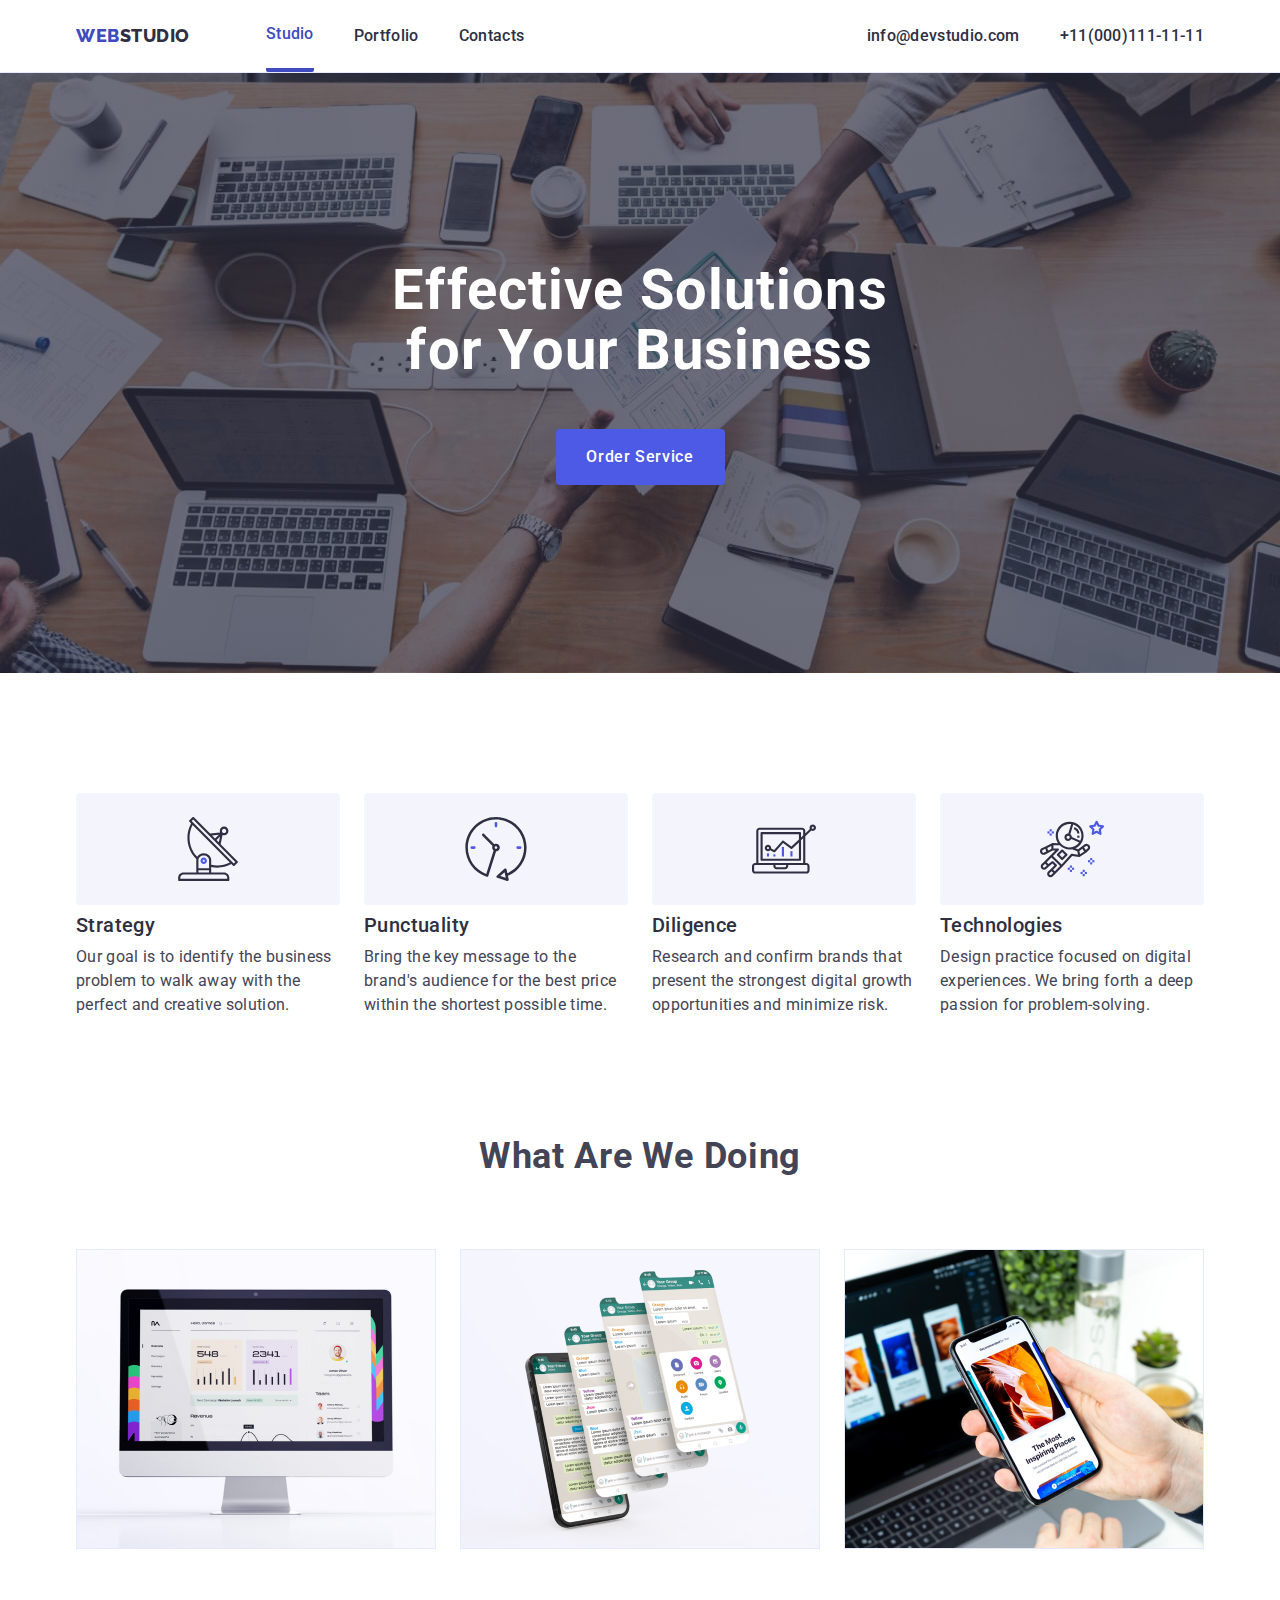
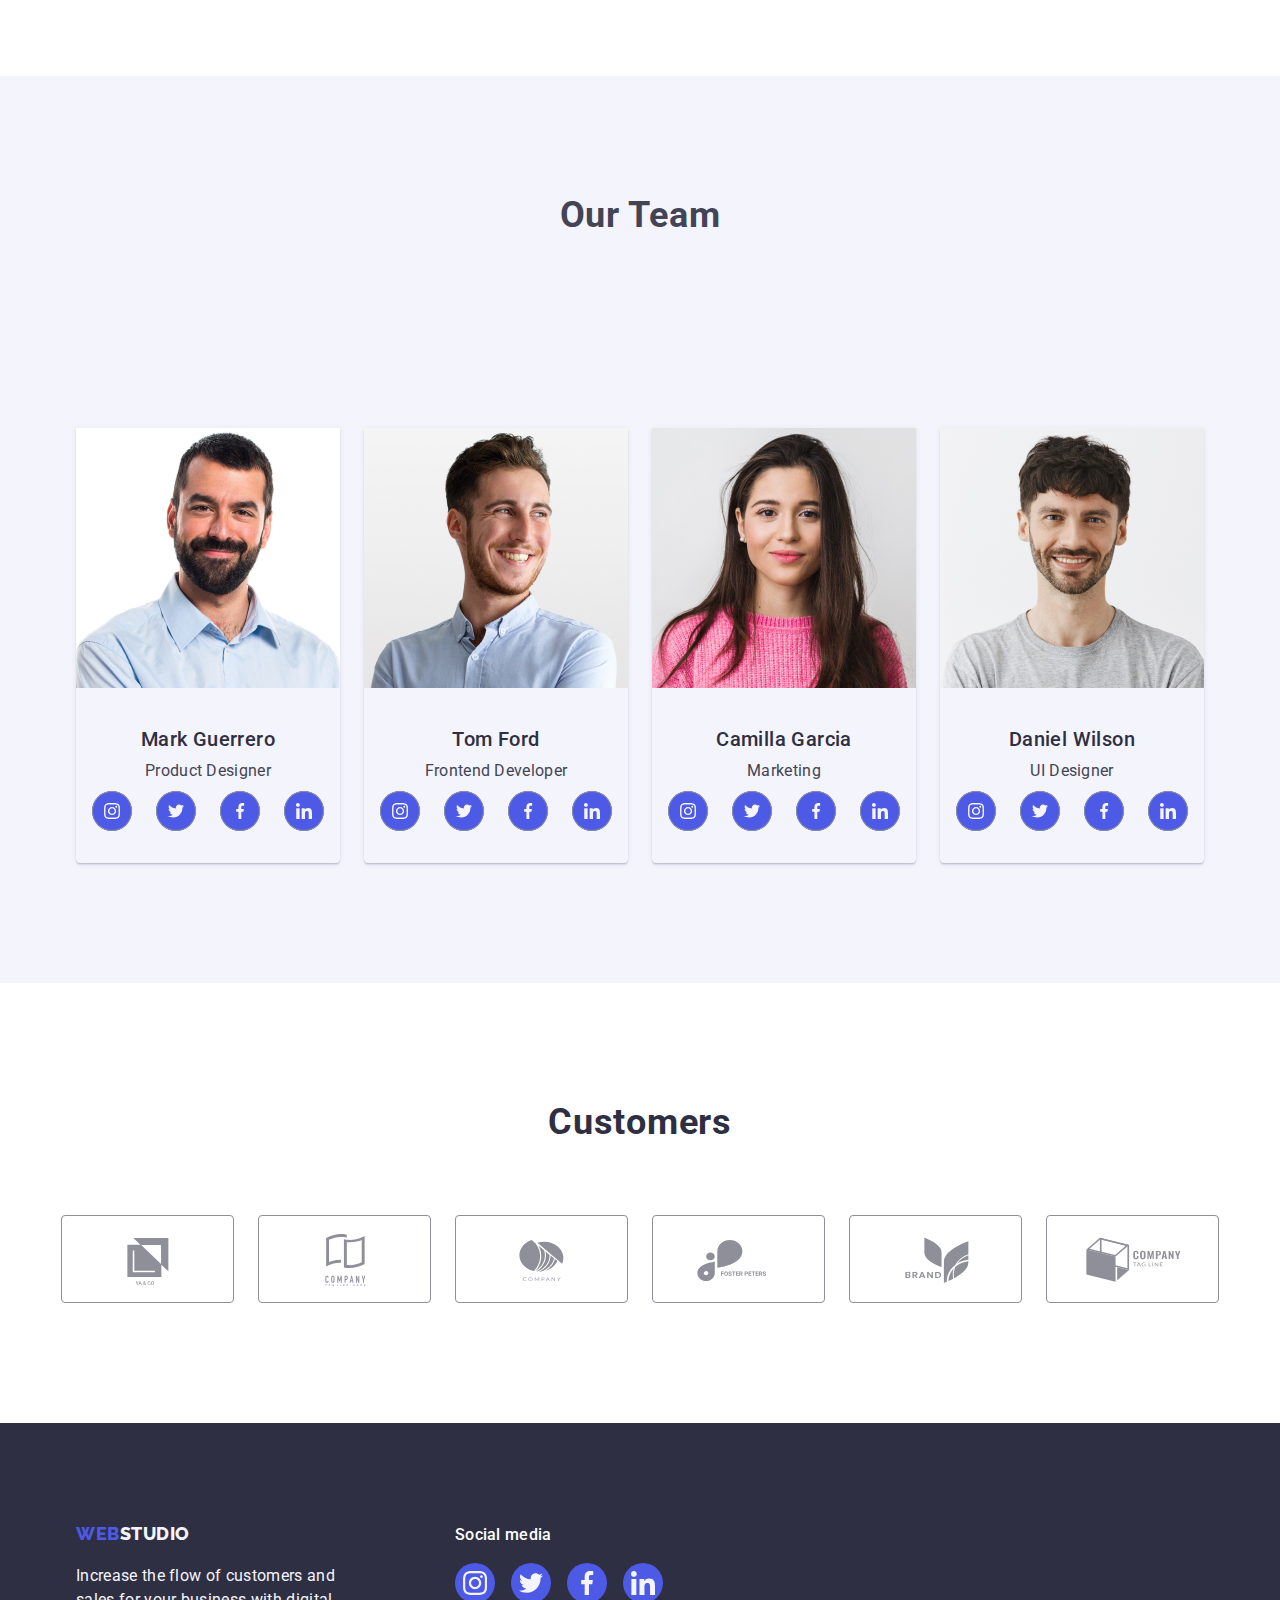
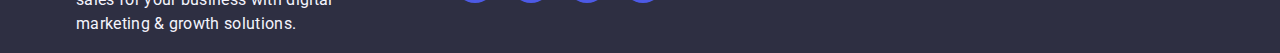
<file: index.html>
<!DOCTYPE html>
<html lang="en">
<head>
    <meta charset="UTF-8">
    <meta name="description" content="Effective Solutions
    for Your Business">
    <title>Portfolio</title>
    <link rel="preconnect" href="https://fonts.googleapis.com">
    <link rel="preconnect" href="https://fonts.gstatic.com" crossorigin>
    <link rel="stylesheet" 
        href="https://fonts.googleapis.com/css2?family=Raleway:wght@800&family=Roboto:wght@400;500;700;900&display=swap">
    <link rel="stylesheet" href="https://cdnjs.cloudflare.com/ajax/libs/modern-normalize/2.0.0/modern-normalize.min.css" 
        integrity="sha512-4xo8blKMVCiXpTaLzQSLSw3KFOVPWhm/TRtuPVc4WG6kUgjH6J03IBuG7JZPkcWMxJ5huwaBpOpnwYElP/m6wg==" 
        crossorigin="anonymous" referrerpolicy="no-referrer" />
    <link rel="stylesheet" href="./css/styles.css">
</head>
<body>
    <!--site header-->
    <header class="header">
        <div class="header__container container">
            <!--site logo-->
            <nav class="header__nav h-nav">
                <a href="./index.html" class="logo link">
                    Web<span class="logo-dark">Studio</span>
                </a>
            <!--nav list-->
                <ul class="h-nav__list list">
                    <li class="h-nav__list-li"><a href="./index.html" class="h-nav__link current link">Studio</a></li>
                    <li class="h-nav__list-li"><a href="./portfolio.html" class="h-nav__link link">Portfolio</a></li>
                    <li class="h-nav__list-li"><a href="" class="h-nav__link link">Contacts</a></li>
                </ul>
            </nav>
            <!--contacts-->
                <address class="header__address h-address">
                    <ul class="h-address__list list">
                        <li class="h-address__list-li h-nav__list-li"><a class="contact-links link" href="mailto:info@devstudio.com">info@devstudio.com</a></li>
                        <li class="h-address__list-li h-nav__list-li"><a class="contact-links link" href="tel:+110001111111">+11(000)111-11-11</a></li>
                    </ul>
                </address>
            
        </div>
    </header>
    <!--main content-->
    <main>
<!--section_1_banner-->
        <section class="banner">
        <div class="container banner__container">
            <h1 class="banner__title">Effective Solutions<br />for Your Business</h1>
            <button data-modal-open="modal" class="banner__btn" type="button">Order Service</button>
            
        </div>
        </section>
<!-- section_2_feature-->
<section class="features section">
    <div class="container">
        <h2 class="visually-hidden">List of features</h2>
        <ul class="features__list list">
            <li class="features__li">
                <div class="features-item__icon">
                    <svg class="features-item__icon-svg icon" width="64" height="64">
                        <use href="./images/icons.svg#icon-logo_strategy1"></use>
                    </svg>
                </div>
                <h3 class="features__card-title">Strategy</h3>
                <p class="features__team-text">
                    Our goal is to identify the business problem to walk away
                    with the perfect and creative solution.
                </p>
            </li>
            <li class="features__li">
                <div class="features-item__icon">
                    <svg class="features-item__icon-svg icon" width="64" height="64">
                        <use href="./images/icons.svg#icon-logo_punctuality2"></use>
                    </svg>
                </div>
                <h3 class="features__card-title">Punctuality</h3>
                <p class="features__team-text">
                    Bring the key message to the brand's audience for the best
                    price within the shortest possible time.
                </p>
            </li>
            <li class="features__li">
                <div class="features-item__icon">
                    <svg class="features-item__icon-svg icon" width="64" height="64">
                        <use href="./images/icons.svg#icon-logo_dilligence3"></use>
                    </svg>
                </div>
                <h3 class="features__card-title">Diligence</h3>
                <p class="features__team-text">
                    Research and confirm brands that present the strongest digital
                    growth opportunities and minimize risk.
                </p>
            </li>
            <li class="features__li">
                <div class="features-item__icon">
                    <svg class="features-item__icon-svg icon" width="64" height="64">
                        <use href="./images/icons.svg#icon-logo_technologies4"></use>
                    </svg>
                </div>
                <h3 class="features__card-title">Technologies</h3>
                <p class="features__team-text">
                    Design practice focused on digital experiences. We bring forth
                    a deep passion for problem-solving.
                </p>
            </li>
        </ul>
    </div>
</section>
<!-- section_3_examples-->
        <section class="examples">
            <div class="examples-container container">
                <h2 class="examples__title section-title">What are we doing</h2>
                <ul class="examples__list list">
                    <li class="examples__li">
                        <img src="./images/Rectangle71-2.jpg" alt="a computer screen with a colorful design on it" width = "360" height = "300">
                    </li>
                    <li class="examples__li">
                        <img src="./images/Rectangle71-1.jpg" alt="three smartphones with different messages on them" width = "360" height = "300">
                    </li>
                    <li class="examples__li">
                        <img src="./images/Rectangle71.jpg" alt="a person holding a phone in front of a laptop" width = "360" height = "300">
                    </li>
                </ul>
            </div>
        </section>
<!-- section_4_our-team -->
<section class="our-team">
<div class="container">
        <h2 class="our-team__title section-title">Our Team</h2>
        <ul class="our-team__list list">
            <li class="our-team__card">
                <img src="./images/img-3.jpg" alt="Mark Guerrero" width = "264" height = "260">
                    <div class="our-team__card-content">
                        <h3 class="our-team__card-title">Mark Guerrero</h3>
                        <p class="our-team__card-text">Product Designer</p>
                    
                <!--icon card-->
                    <ul class="our-team__card-icon">
                        <li class="our-team__card-icon-li">
                            <a href="" class="our-team__card-icon-li-link link">
                                <svg class="icon-svg icon" width="16" height="16">
                                <use href="./images/icons.svg#icon-instagram"></use>
                            </svg>
                            </a>
                        </li>

                        <li class="our-team__card-icon-li">
                            <a href="" class="our-team__card-icon-li-link link">
                                <svg class="icon-svg icon" width="16" height="16">
                                <use href="./images/icons.svg#icon-twitter"></use>
                            </svg>
                            </a>
                        </li>

                        <li class="our-team__card-icon-li">
                            <a href="" class="our-team__card-icon-li-link link">
                                <svg class="icon-svg icon" width="16" height="16">
                            <use href="./images/icons.svg#icon-facebook"></use>
                        </svg>
                        </a>
                        </li>
        
                        <li class="our-team__card-icon-li">
                            <a href="" class="our-team__card-icon-li-link link">
                                <svg class="icon-svg icon" width="16" height="16">
                            <use href="./images/icons.svg#icon-linkedin"></use>
                        </svg>
                        </a>
                        </li>
                    </ul>
                    </div>
            </li>
            <li class="our-team__card">
                <img src="./images/img-2.jpg" alt="Tom Ford" width = "264" height = "260">
                <div class="our-team__card-content">
                    <h3 class="our-team__card-title">Tom Ford</h3>
                    <p class="our-team__card-text">Frontend Developer</p>
                <!--icon card-->
                    <ul class="our-team__card-icon">
                        <li class="our-team__card-icon-li">
                            <a href="" class="our-team__card-icon-li-link link">
                                <svg class="icon-svg icon" width="16" height="16">
                                    <use href="./images/icons.svg#icon-instagram"></use>
                                </svg>
                            </a>
                        </li>
                
                        <li class="our-team__card-icon-li">
                            <a href="" class="our-team__card-icon-li-link link">
                                <svg class="icon-svg icon" width="16" height="16">
                                    <use href="./images/icons.svg#icon-twitter"></use>
                                </svg>
                            </a>
                        </li>
                
                        <li class="our-team__card-icon-li">
                            <a href="" class="our-team__card-icon-li-link link">
                                <svg class="icon-svg icon" width="16" height="16">
                                    <use href="./images/icons.svg#icon-facebook"></use>
                                </svg>
                            </a>
                        </li>
                
                        <li class="our-team__card-icon-li">
                            <a href="" class="our-team__card-icon-li-link link">
                                <svg class="icon-svg icon" width="16" height="16">
                                    <use href="./images/icons.svg#icon-linkedin"></use>
                                </svg>
                            </a>
                        </li>
                    </ul>
                </div>
                </li>
            <li class="our-team__card">
                <img src="./images/img-1.jpg" alt="Camilla Garcia" width = "264" height = "260">
                <div class="our-team__card-content">
                    <h3 class="our-team__card-title">Camilla Garcia</h3>
                    <p class="our-team__card-text">Marketing</p>
                    <!--icon card-->
                        <ul class="our-team__card-icon">
                            <li class="our-team__card-icon-li">
                                <a href="" class="our-team__card-icon-li-link link">
                                    <svg class="icon-svg icon" width="16" height="16">
                                        <use href="./images/icons.svg#icon-instagram"></use>
                                    </svg>
                                </a>
                            </li>
                    
                            <li class="our-team__card-icon-li">
                                <a href="" class="our-team__card-icon-li-link link">
                                    <svg class="icon-svg icon" width="16" height="16">
                                        <use href="./images/icons.svg#icon-twitter"></use>
                                    </svg>
                                </a>
                            </li>
                    
                            <li class="our-team__card-icon-li">
                                <a href="" class="our-team__card-icon-li-link link">
                                    <svg class="icon-svg icon" width="16" height="16">
                                        <use href="./images/icons.svg#icon-facebook"></use>
                                    </svg>
                                </a>
                            </li>
                    
                            <li class="our-team__card-icon-li">
                                <a href="" class="our-team__card-icon-li-link link">
                                    <svg class="icon-svg icon" width="16" height="16">
                                        <use href="./images/icons.svg#icon-linkedin"></use>
                                    </svg>
                                </a>
                            </li>
                        </ul>
                    </div>
            </li>
            <li class="our-team__card">
                <img src="./images/img.jpg" alt="Daniel Wilson" width = "264" height = "260">
                <div class="our-team__card-content">
                    <h3 class="our-team__card-title">Daniel Wilson</h3>
                    <p class="our-team__card-text">UI Designer</p>
                    <!--icon card-->
                        <ul class="our-team__card-icon">
                            <li class="our-team__card-icon-li">
                                <a href="" class="our-team__card-icon-li-link link">
                                    <svg class="icon-svg icon" width="16" height="16">
                                        <use href="./images/icons.svg#icon-instagram"></use>
                                    </svg>
                                </a>
                            </li>
                    
                            <li class="our-team__card-icon-li">
                                <a href="" class="our-team__card-icon-li-link link">
                                    <svg class="icon-svg icon" width="16" height="16">
                                        <use href="./images/icons.svg#icon-twitter"></use>
                                    </svg>
                                </a>
                            </li>
                    
                            <li class="our-team__card-icon-li">
                                <a href="" class="our-team__card-icon-li-link link">
                                    <svg class="icon-svg icon" width="16" height="16">
                                        <use href="./images/icons.svg#icon-facebook"></use>
                                    </svg>
                                </a>
                            </li>
                    
                            <li class="our-team__card-icon-li">
                                <a href="" class="our-team__card-icon-li-link link">
                                    <svg class="icon-svg icon" width="16" height="16">
                                        <use href="./images/icons.svg#icon-linkedin"></use>
                                    </svg>
                                </a>
                            </li>
                        </ul>
                    </div>
            </li>
        </ul>
    </div>
</section>
<!-- section_5_customers -->
    <section class="customers">
        <div class="container customers__container">
            <h2 class="customers__title">Customers</h2>

            <ul class="customers__logo list">
                <li class="customers__logo-li">
                    <a href="" class="customers__link link">                          
                        <svg class="customers__logo-svg icon" width="104" height="56">
                            <use href="./images/icons.svg#icon-Logo1_customers"></use>
                        </svg>
                    </a>
                </li>

                <li class="customers__logo-li">
                    <a href="" class="customers__link link">
                        <svg class="customers__logo-svg icon" width="104" height="56">
                            <use href="./images/icons.svg#icon-Logo2_customers"></use>
                        </svg>
                    </a>
                </li>

                <li class="customers__logo-li">
                    <a href="" class="customers__link link">
                        <svg class="customers__logo-svg icon" width="104" height="56">
                            <use href="./images/icons.svg#icon-Logo3_customers"></use>
                        </svg>
                    </a>
                </li>

                <li class="customers__logo-li">
                    <a href="" class="customers__link link">
                        <svg class="customers__logo-svg icon" width="104" height="56">
                            <use href="./images/icons.svg#icon-Logo4_customers"></use>
                        </svg>
                    </a>
                </li>

                <li class="customers__logo-li">
                    <a href="" class="customers__link link">
                        <svg class="customers__logo-svg icon" width="104" height="56">
                            <use href="./images/icons.svg#icon-Logo5_customers"></use>
                        </svg>
                    </a>
                </li>

                <li class="customers__logo-li">
                    <a href="" class="customers__link link">
                        <svg class="customers__logo-svg icon" width="104" height="56">
                            <use href="./images/icons.svg#icon-Logo6_customers"></use>
                        </svg>
                    </a>
                </li>

            </ul>
        </div>
    </section>
    
    </main>
<!-- footer -->
    <footer class="footer">
        <div class="footer__wrapper container">
            <div class="footer-wrapper__logo">
                <a href="./index.html" class="logo link">
                    Web<span class="logo-light">Studio</span>
                </a>
                <p class="footer__description">
                    Increase the flow of customers and<br/>
                    sales for your business with digital<br/>
                    marketing & growth solutions.
                </p>
            </div>
            <div class="footer__social-media">
                <p class="footer-social-media__text">Social media</p>

<!--icon card-->
            <ul class="footer-social">

                <li class="footer-social__icon-li">
                    <a class="footer-social__icon-link link" href="">
                        <svg class="footer-social__icon-svg icon" width="24" height="24">
                            <use href="./images/icons.svg#icon-instagram"></use>
                        </svg>
                    </a>
                </li>

                <li class="footer-social__icon-li">
                    <a class="footer-social__icon-link link" href="">
                        <svg class="footer-social__icon-svg icon" width="24" height="24">
                            <use href="./images/icons.svg#icon-twitter"></use>
                        </svg>
                    </a>
                </li>

                <li class="footer-social__icon-li">
                    <a class="footer-social__icon-link link" href="">
                        <svg class="footer-social__icon-svg icon" width="24" height="24">
                            <use href="./images/icons.svg#icon-facebook"></use>
                        </svg>
                    </a>
                </li>

                <li class="footer-social__icon-li">
                    <a class="footer-social__icon-link link" href="">
                        <svg class="footer-social__icon-svg icon" width="24" height="24">
                            <use href="./images/icons.svg#icon-linkedin"></use>
                        </svg>
                    </a>
                </li>
            </ul>
            </div>
        </div>
    </footer>
<!--modal_button-close-->
            <div class="modal is-hidden" data-modal="modal">
                <div class="modal__main">
                    <!-- <div class="modal__container">
                        <p><span></span></p>
                    </div> -->
                <!-- <div class="modal__btn-close overflow"> -->
                        <button type="button" class="modal__close" data-modal-close="modal" >
                            <svg class="modal__svg icon" width="8" height="8">
                                <use href="./images/icons.svg#icon-close-black-18dp"></use>
                            </svg>
                        </button>
                <!-- </div> -->
                </div>
            </div>

<script src="./modal.js"></script>

</body>
</html>
</file>
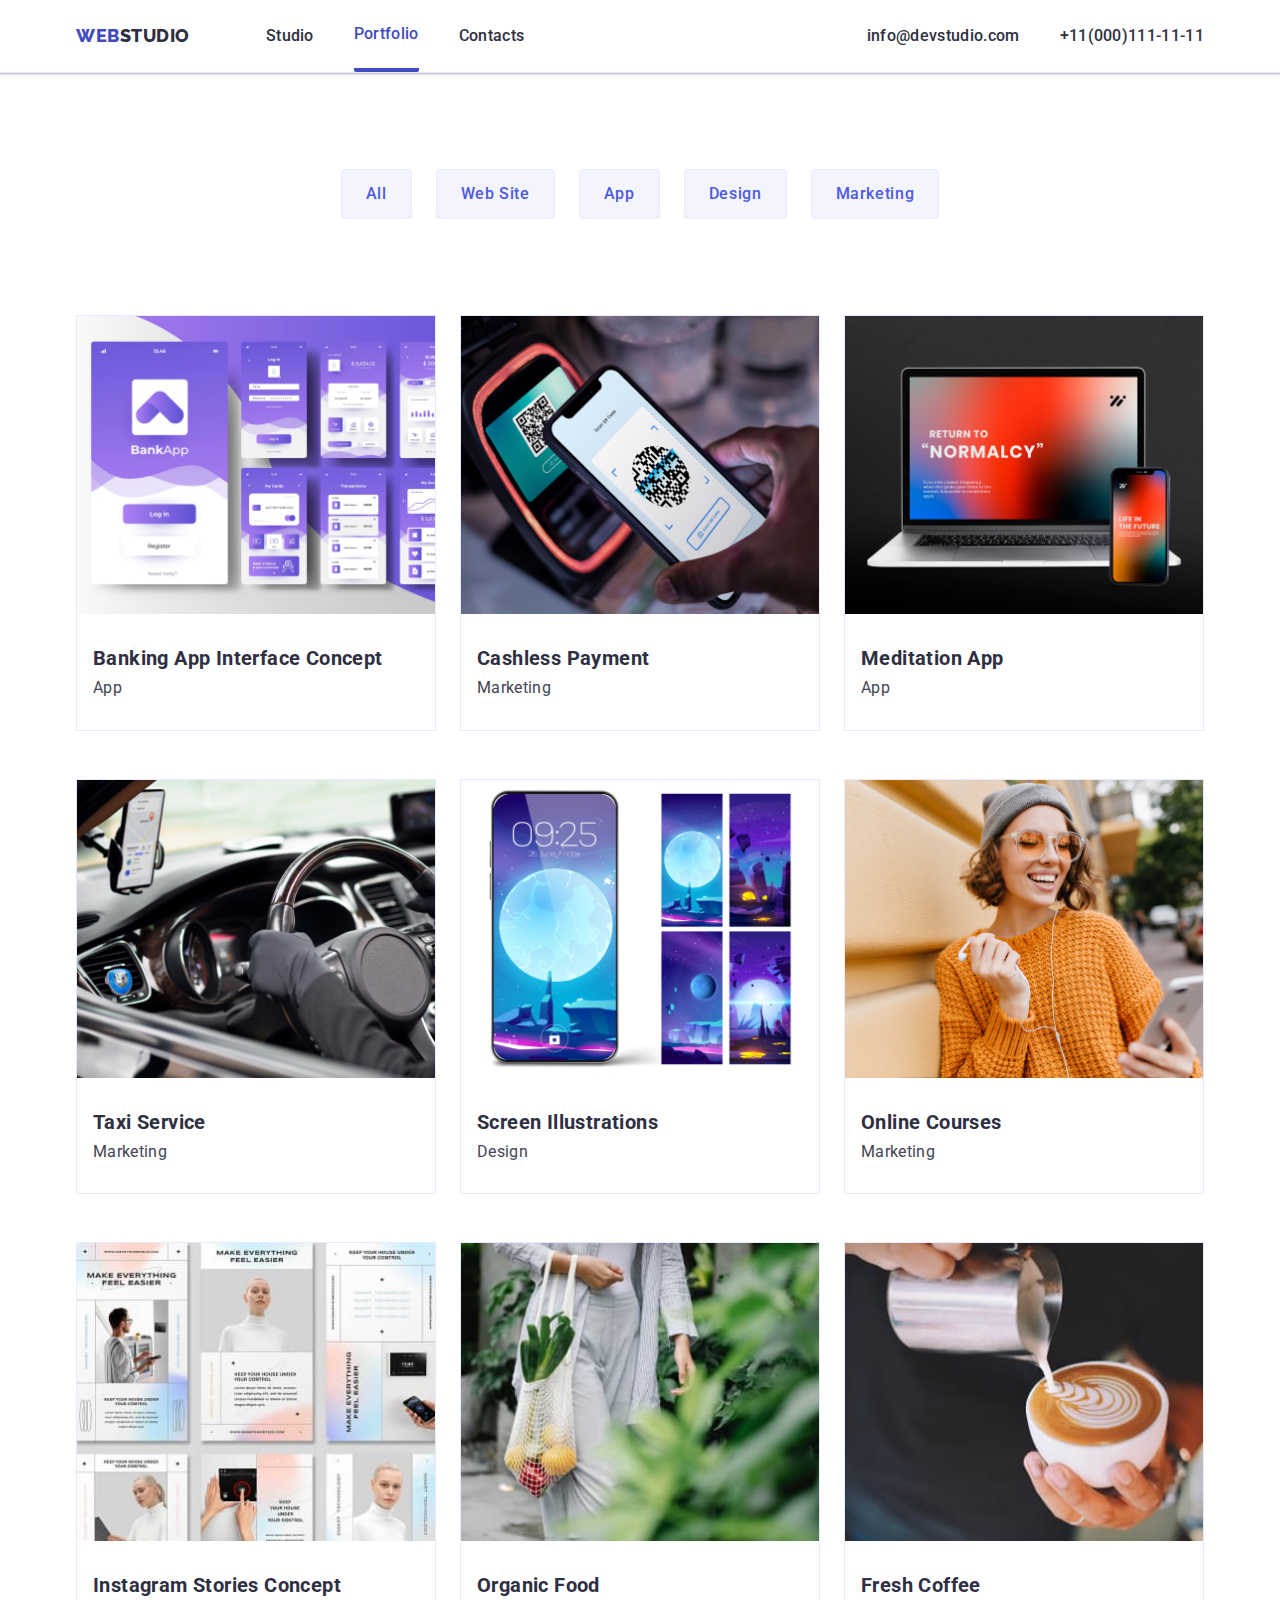
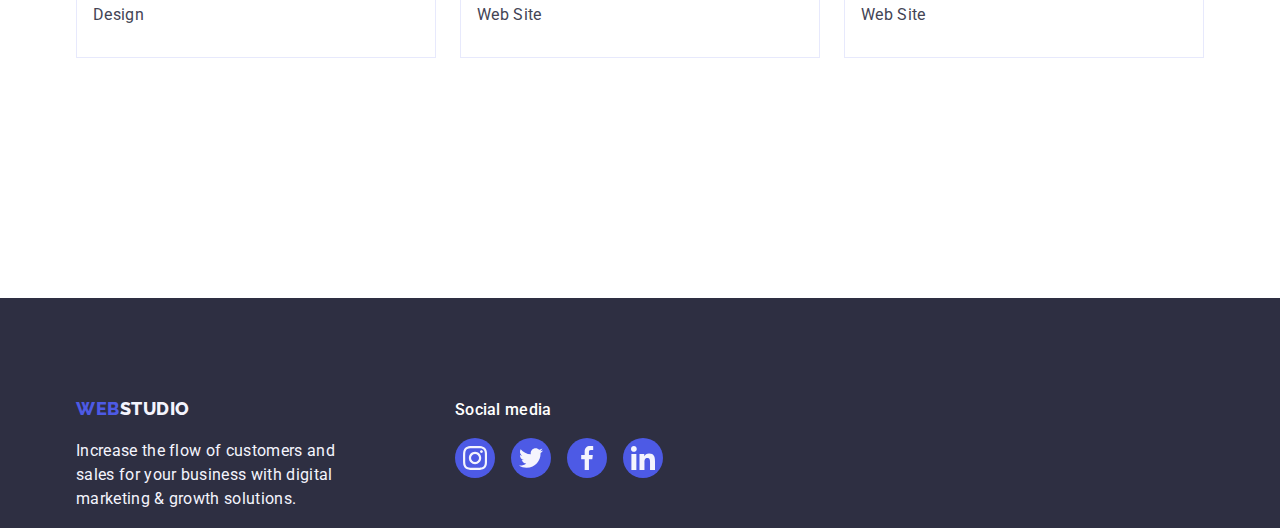
<file: portfolio.html>
<!DOCTYPE html>
<html lang="en">
<head>
    <meta charset="UTF-8">
    <meta name="description" content="Effective Solutions
    for Your Business">
    <title>Portfolio</title>
    <link rel="preconnect" href="https://fonts.googleapis.com">
    <link rel="preconnect" href="https://fonts.gstatic.com" crossorigin>
    <link rel="stylesheet"
        href="https://fonts.googleapis.com/css2?family=Raleway:wght@800&family=Roboto:wght@400;500;700;900&display=swap">
    <link rel="stylesheet" href="https://cdnjs.cloudflare.com/ajax/libs/modern-normalize/2.0.0/modern-normalize.min.css"
        integrity="sha512-4xo8blKMVCiXpTaLzQSLSw3KFOVPWhm/TRtuPVc4WG6kUgjH6J03IBuG7JZPkcWMxJ5huwaBpOpnwYElP/m6wg=="
        crossorigin="anonymous" referrerpolicy="no-referrer" />
    <link rel="stylesheet" href="./css/styles.css">
</head>
<body>
    <!--site header-->
    <header class="header">
        <div class="container header__container">
            <!--site logo-->
            <nav class="header__nav h-nav">
                <a href="./index.html" class="logo link">
                    Web<span class="logo-dark">Studio</span>
                </a>
                <!--nav list-->
                <ul class="h-nav__list list">
                    <li class="h-nav__list-li"><a href="./index.html" class="h-nav__link  link">Studio</a></li>
                    <li class="h-nav__list-li"><a href="./portfolio.html" class="h-nav__link current link">Portfolio</a></li>
                    <li class="h-nav__list-li"><a href="" class="h-nav__link link">Contacts</a></li>
                </ul>
            </nav>
            <!--contacts-->
            <address class="header__address h-address">
                <ul class="h-address__list list">
                    <li class="h-address__list-li h-nav__list-li"><a class="contact-links link"
                            href="mailto:info@devstudio.com">info@devstudio.com</a></li>
                    <li class="h-address__list-li h-nav__list-li"><a class="contact-links link"
                            href="tel:+110001111111">+11(000)111-11-11</a></li>
                </ul>
            </address>
    
        </div>
    </header>
    <!--page filter-->
<main>
    <section class="filters f-btn list">
        <div class="container container_filters">
        <h1 class="visually-hidden">Portfolio page</h1>
            <ul class="f-btn-list link list">
                <li class="f-btn-list__li"><button type="button" class="f-btn-list__button">All</button></li>
                <li class="f-btn-list__li"><button type="button" class="f-btn-list__button">Web Site</button></li>
                <li class="f-btn-list__li"><button type="button" class="f-btn-list__button">App</button></li>
                <li class="f-btn-list__li"><button type="button" class="f-btn-list__button">Design</button></li>
                <li class="f-btn-list__li"><button type="button" class="f-btn-list__button">Marketing</button></li>
            </ul>
<!--gallery-->

            <ul class="gallery list">
                <!-- li 1 -->
                <li class="gallery__card">
                    <a class="gallery__item link" href="">
                        <div class="overlay-box">
                            <img class="gallery__card-img" src="./images/img1_row1.jpg" alt="screens screenshots of a mobile app" width = "360" height = "300">
                            <p class="overlay">14 Stylish and User-Friendly App Design Concepts
                            · Task Manager App · Calorie Tracker App · Exotic Fruit Ecommerce App ·
                            Cloud Storage App</p>
                        </div>
                    
                        <div class="gallery__card-content">
                            <h2 class="gallery__card-title">Banking App Interface Concept</h2>
                            <p class="gallery__team-text">App</p>
                        </div>
                    </a> 
                </li>
                <!-- li 2 -->
                <li class="gallery__card">
                    <a class="gallery__item link" href="">
                        <div class="overlay-box">
                            <img class="gallery__card-img" src="./images/img2_row1.jpg" alt="a hand holding a phone" width="360" height="300">
                            <p class="overlay">14 Stylish and User-Friendly App Design Concepts
                                · Task Manager App · Calorie Tracker App · Exotic Fruit Ecommerce App ·
                                Cloud Storage App</p>
                        </div>
                
                        <div class="gallery__card-content">
                            <h2 class="gallery__card-title">Cashless Payment</h2>
                            <p class="gallery__team-text">Marketing</p>
                        </div>
                    </a>
                </li>

                <!-- li 3 -->
                <li class="gallery__card">
                    <a class="gallery__item link" href="">
                        <div class="overlay-box">
                            <img class="gallery__card-img" src="./images/img3_row1.jpg" alt="a laptop and phone next to each other" width="360" height="300">
                            <p class="overlay">14 Stylish and User-Friendly App Design Concepts
                                · Task Manager App · Calorie Tracker App · Exotic Fruit Ecommerce App ·
                                Cloud Storage App</p>
                        </div>
                
                        <div class="gallery__card-content">
                            <h2 class="gallery__card-title">Meditation App</h2>
                            <p class="gallery__team-text">App</p>
                        </div>
                    </a>
                </li>
                <!-- li 4 -->
                <li class="gallery__card">
                    <a class="gallery__item link" href="">
                        <div class="overlay-box">
                            <img class="gallery__card-img" src="./images/img1_row2.jpg" alt="a person driving a car" width="360" height="300">
                            <p class="overlay">14 Stylish and User-Friendly App Design Concepts
                                · Task Manager App · Calorie Tracker App · Exotic Fruit Ecommerce App ·
                                Cloud Storage App</p>
                        </div>
                
                        <div class="gallery__card-content">
                            <h2 class="gallery__card-title">Taxi Service</h2>
                            <p class="gallery__team-text">Marketing</p>
                        </div>
                    </a>
                </li>
                <!-- li 5 -->
                <li class="gallery__card">
                    <a class="gallery__item link" href="">
                        <div class="overlay-box">
                            <img class="gallery__card-img" src="./images/img2_row2.jpg" alt="a cell phone screen with a moon and rocks" width="360"
                                height="300">
                            <p class="overlay">14 Stylish and User-Friendly App Design Concepts
                                · Task Manager App · Calorie Tracker App · Exotic Fruit Ecommerce App ·
                                Cloud Storage App</p>
                        </div>
                
                        <div class="gallery__card-content">
                            <h2 class="gallery__card-title">Screen Illustrations</h2>
                            <p class="gallery__team-text">Design</p>
                        </div>
                    </a>
                </li>
                <!-- li 6 -->
                <li class="gallery__card">
                    <a class="gallery__item link" href="">
                        <div class="overlay-box">
                            <img class="gallery__card-img" src="./images/img3_row2.jpg" alt="a person wearing glasses and a hat and holding a phone"
                                width="360" height="300">
                            <p class="overlay">14 Stylish and User-Friendly App Design Concepts
                                · Task Manager App · Calorie Tracker App · Exotic Fruit Ecommerce App ·
                                Cloud Storage App</p>
                        </div>
                
                        <div class="gallery__card-content">
                            <h2 class="gallery__card-title">Online Courses</h2>
                            <p class="gallery__team-text">Marketing</p>
                        </div>
                    </a>
                </li>
                <!-- li 7 -->
                <li class="gallery__card">
                    <a class="gallery__item link" href="">
                        <div class="overlay-box">
                            <img class="gallery__card-img" src="./images/img1_row3.jpg" alt="a collage of social media post" width="360" height="300">
                            <p class="overlay">14 Stylish and User-Friendly App Design Concepts
                                · Task Manager App · Calorie Tracker App · Exotic Fruit Ecommerce App ·
                                Cloud Storage App</p>
                        </div>
                
                        <div class="gallery__card-content">
                            <h2 class="gallery__card-title">Instagram Stories Concept</h2>
                            <p class="gallery__team-text">Design</p>
                        </div>
                    </a>
                </li>
                <!-- li 8 -->
                <li class="gallery__card">
                    <a class="gallery__item link" href="">
                        <div class="overlay-box">
                            <img class="gallery__card-img" src="./images/img2_row3.jpg" alt="a person carrying a string bag of vegetables" width="360" height="300">
                            <p class="overlay">14 Stylish and User-Friendly App Design Concepts
                                · Task Manager App · Calorie Tracker App · Exotic Fruit Ecommerce App ·
                                Cloud Storage App</p>
                        </div>
                
                        <div class="gallery__card-content">
                            <h2 class="gallery__card-title">Organic Food</h2>
                            <p class="gallery__team-text">Web Site</p>
                        </div>
                    </a>
                </li>
                <!-- li 9 -->
                <li class="gallery__card">
                    <a class="gallery__item link" href="">
                        <div class="overlay-box">
                            <img class="gallery__card-img" src="./images/img3_row3.jpg" alt="a person pouring milk into a cup of coffee" width="360" height="300">
                            <p class="overlay">14 Stylish and User-Friendly App Design Concepts
                                · Task Manager App · Calorie Tracker App · Exotic Fruit Ecommerce App ·
                                Cloud Storage App</p>
                        </div>
                
                        <div class="gallery__card-content">
                            <h2 class="gallery__card-title">Fresh Coffee</h2>
                            <p class="gallery__team-text">Web Site</p>
                        </div>
                    </a>
                </li>
            </ul> 
        </div>
    </section>
</main>
<!-- footer -->
<footer class="footer">
    <div class="footer__wrapper container">
        <div class="footer-wrapper__logo">
            <a href="./index.html" class="logo link">
                Web<span class="logo-light">Studio</span>
            </a>
            <p class="footer__description">
                Increase the flow of customers and<br />
                sales for your business with digital<br />
                marketing & growth solutions.
            </p>
        </div>
        <div class="footer__social-media">
            <p class="footer-social-media__text">Social media</p>

            <!--icon card-->
            <ul class="footer-social">

                <li class="footer-social__icon-li">
                    <a href="" class="footer-social__icon-link link">
                        <svg class="footer-social__icon-svg icon" width="24" height="24">
                            <use href="./images/icons.svg#icon-instagram"></use>
                        </svg>
                    </a>
                </li>

                <li class="footer-social__icon-li">
                    <a href="" class="footer-social__icon-link link">
                        <svg class="footer-social__icon-svg icon" width="24" height="24">
                            <use href="./images/icons.svg#icon-twitter"></use>
                        </svg>
                    </a>
                </li>

                <li class="footer-social__icon-li">
                    <a href="" class="footer-social__icon-link link">
                        <svg class="footer-social__icon-svg icon" width="24" height="24">
                            <use href="./images/icons.svg#icon-facebook"></use>
                        </svg>
                    </a>
                </li>

                <li class="footer-social__icon-li">
                    <a href="" class="footer-social__icon-link link">
                        <svg class="footer-social__icon-svg icon" width="24" height="24">
                            <use href="./images/icons.svg#icon-linkedin"></use>
                        </svg>
                    </a>
                </li>
            </ul>
        </div>
    </div>
</footer>
</body>
</html>
</file>
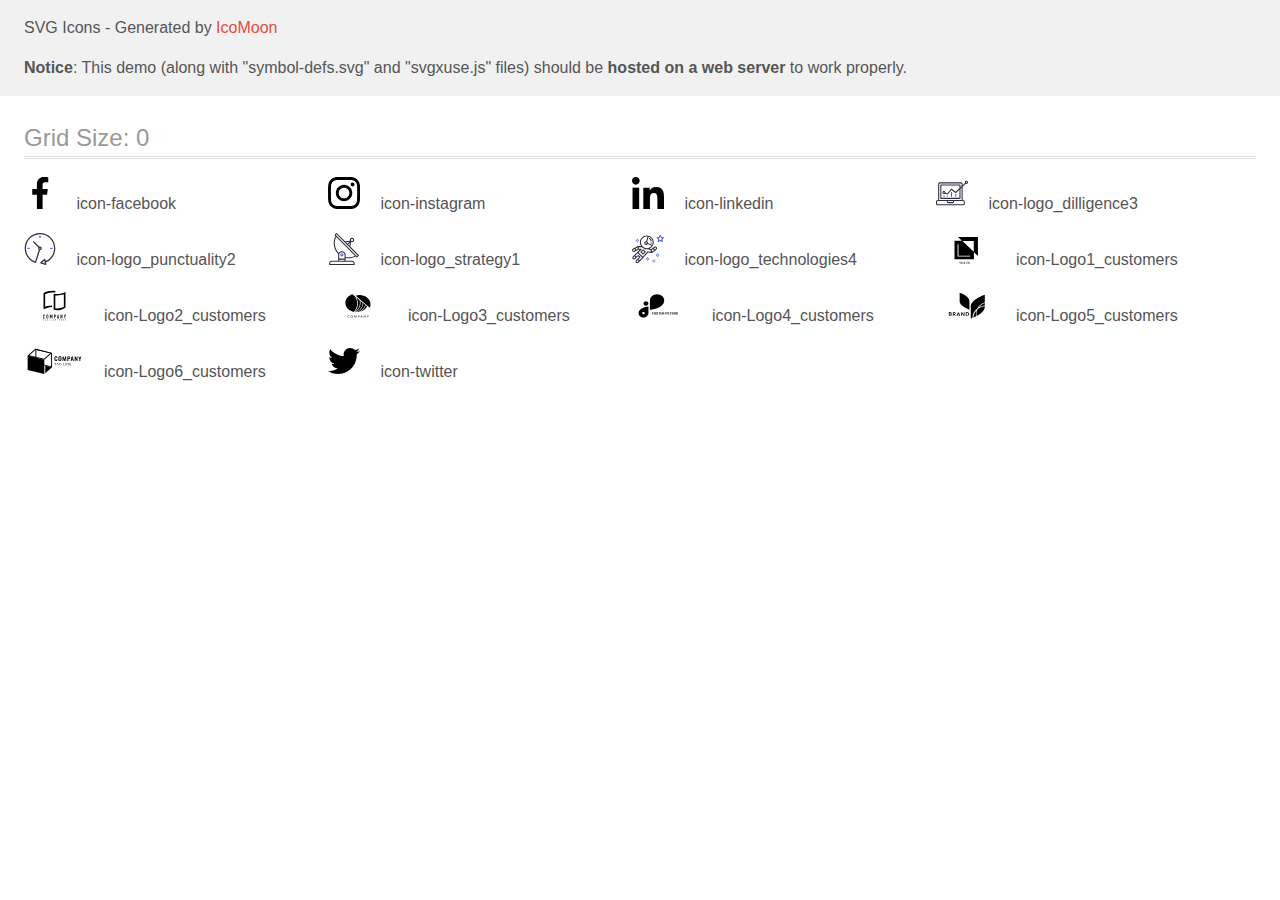
<file: images/icomoon/demo-external-svg.html>
<!doctype html>
<html>
<head>
    <title>IcoMoon - SVG Icons</title>
    <meta charset="utf-8">
    <meta name="viewport" content="width=device-width, initial-scale=1">
    <link rel="stylesheet" href="demo-files/demo.css">
    <link rel="stylesheet" href="style.css">
</head>
<body>
<header class="bgc1 clearfix">
<div class="mhl">
    <p>SVG Icons - Generated by <a href="https://icomoon.io/app">IcoMoon</a></p><p><strong>Notice</strong>: This demo (along with "symbol-defs.svg" and "svgxuse.js" files) should be <b>hosted on a web server</b> to work properly.</p>
</div>
</header>
    <div class="clearfix mhl ptl">
        <h1 class="mvm mtn fgc1">Grid Size: 0</h1>
        <div class="glyph fs1">
            <div class="clearfix pbs">
                <svg class="icon icon-facebook"><use xlink:href="symbol-defs.svg#icon-facebook"></use></svg><span class="name"> icon-facebook</span>
            </div>
        </div>
        <div class="glyph fs1">
            <div class="clearfix pbs">
                <svg class="icon icon-instagram"><use xlink:href="symbol-defs.svg#icon-instagram"></use></svg><span class="name"> icon-instagram</span>
            </div>
        </div>
        <div class="glyph fs1">
            <div class="clearfix pbs">
                <svg class="icon icon-linkedin"><use xlink:href="symbol-defs.svg#icon-linkedin"></use></svg><span class="name"> icon-linkedin</span>
            </div>
        </div>
        <div class="glyph fs1">
            <div class="clearfix pbs">
                <svg class="icon icon-logo_dilligence3"><use xlink:href="symbol-defs.svg#icon-logo_dilligence3"></use></svg><span class="name"> icon-logo_dilligence3</span>
            </div>
        </div>
        <div class="glyph fs1">
            <div class="clearfix pbs">
                <svg class="icon icon-logo_punctuality2"><use xlink:href="symbol-defs.svg#icon-logo_punctuality2"></use></svg><span class="name"> icon-logo_punctuality2</span>
            </div>
        </div>
        <div class="glyph fs1">
            <div class="clearfix pbs">
                <svg class="icon icon-logo_strategy1"><use xlink:href="symbol-defs.svg#icon-logo_strategy1"></use></svg><span class="name"> icon-logo_strategy1</span>
            </div>
        </div>
        <div class="glyph fs1">
            <div class="clearfix pbs">
                <svg class="icon icon-logo_technologies4"><use xlink:href="symbol-defs.svg#icon-logo_technologies4"></use></svg><span class="name"> icon-logo_technologies4</span>
            </div>
        </div>
        <div class="glyph fs1">
            <div class="clearfix pbs">
                <svg class="icon icon-Logo1_customers"><use xlink:href="symbol-defs.svg#icon-Logo1_customers"></use></svg><span class="name"> icon-Logo1_customers</span>
            </div>
        </div>
        <div class="glyph fs1">
            <div class="clearfix pbs">
                <svg class="icon icon-Logo2_customers"><use xlink:href="symbol-defs.svg#icon-Logo2_customers"></use></svg><span class="name"> icon-Logo2_customers</span>
            </div>
        </div>
        <div class="glyph fs1">
            <div class="clearfix pbs">
                <svg class="icon icon-Logo3_customers"><use xlink:href="symbol-defs.svg#icon-Logo3_customers"></use></svg><span class="name"> icon-Logo3_customers</span>
            </div>
        </div>
        <div class="glyph fs1">
            <div class="clearfix pbs">
                <svg class="icon icon-Logo4_customers"><use xlink:href="symbol-defs.svg#icon-Logo4_customers"></use></svg><span class="name"> icon-Logo4_customers</span>
            </div>
        </div>
        <div class="glyph fs1">
            <div class="clearfix pbs">
                <svg class="icon icon-Logo5_customers"><use xlink:href="symbol-defs.svg#icon-Logo5_customers"></use></svg><span class="name"> icon-Logo5_customers</span>
            </div>
        </div>
        <div class="glyph fs1">
            <div class="clearfix pbs">
                <svg class="icon icon-Logo6_customers"><use xlink:href="symbol-defs.svg#icon-Logo6_customers"></use></svg><span class="name"> icon-Logo6_customers</span>
            </div>
        </div>
        <div class="glyph fs1">
            <div class="clearfix pbs">
                <svg class="icon icon-twitter"><use xlink:href="symbol-defs.svg#icon-twitter"></use></svg><span class="name"> icon-twitter</span>
            </div>
        </div>
  </div>
<script defer src="svgxuse.js"></script>
</body>
</html>
</file>
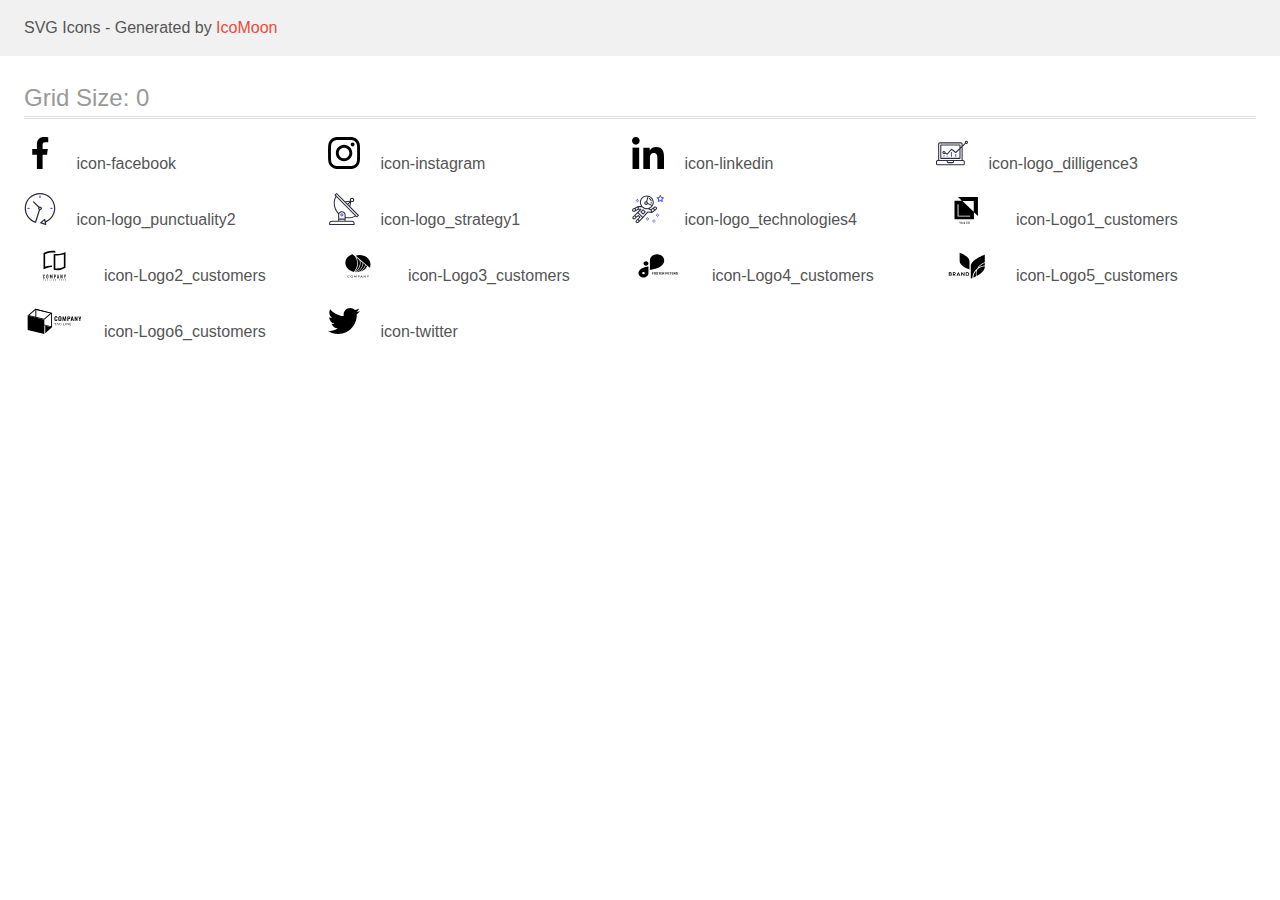
<file: images/icomoon/demo.html>
<!doctype html>
<html>
<head>
    <title>IcoMoon - SVG Icons</title>
    <meta charset="utf-8">
    <meta name="viewport" content="width=device-width, initial-scale=1">
    <link rel="stylesheet" href="demo-files/demo.css">
    <link rel="stylesheet" href="style.css">
</head>
<body>
<svg aria-hidden="true" style="position: absolute; width: 0; height: 0; overflow: hidden;" version="1.1" xmlns="http://www.w3.org/2000/svg" xmlns:xlink="http://www.w3.org/1999/xlink">
<defs>
<symbol id="icon-facebook" viewBox="0 0 32 32">
<path d="M21.329 5.313h2.921v-5.088c-0.504-0.069-2.237-0.225-4.256-0.225-4.212 0-7.097 2.649-7.097 7.519v4.481h-4.648v5.688h4.648v14.312h5.699v-14.311h4.46l0.708-5.688h-5.169v-3.919c0.001-1.644 0.444-2.769 2.735-2.769z"></path>
</symbol>
<symbol id="icon-instagram" viewBox="0 0 32 32">
<path d="M31.969 9.408c-0.075-1.7-0.35-2.869-0.744-3.882-0.406-1.075-1.031-2.038-1.85-2.838-0.8-0.813-1.769-1.444-2.832-1.844-1.019-0.394-2.182-0.669-3.882-0.744-1.713-0.081-2.257-0.1-6.601-0.1s-4.888 0.019-6.595 0.094c-1.7 0.075-2.869 0.35-3.882 0.744-1.075 0.406-2.038 1.031-2.838 1.85-0.813 0.8-1.444 1.769-1.844 2.832-0.394 1.019-0.669 2.182-0.744 3.882-0.081 1.713-0.1 2.257-0.1 6.601s0.019 4.888 0.094 6.595c0.075 1.7 0.35 2.869 0.744 3.882 0.406 1.075 1.038 2.038 1.85 2.838 0.8 0.813 1.769 1.444 2.832 1.844 1.019 0.394 2.182 0.669 3.882 0.744 1.706 0.075 2.25 0.094 6.595 0.094s4.888-0.018 6.595-0.094c1.7-0.075 2.869-0.35 3.882-0.744 2.151-0.831 3.851-2.532 4.682-4.682 0.394-1.019 0.669-2.182 0.744-3.882 0.075-1.707 0.094-2.251 0.094-6.595s-0.006-4.888-0.081-6.595zM29.087 22.473c-0.069 1.563-0.331 2.407-0.55 2.969-0.538 1.394-1.644 2.501-3.038 3.038-0.563 0.219-1.413 0.481-2.969 0.55-1.688 0.075-2.194 0.094-6.464 0.094s-4.782-0.018-6.464-0.094c-1.563-0.069-2.407-0.331-2.969-0.55-0.694-0.256-1.325-0.663-1.838-1.194-0.531-0.519-0.938-1.144-1.194-1.838-0.219-0.563-0.481-1.413-0.55-2.969-0.075-1.688-0.094-2.194-0.094-6.464s0.019-4.782 0.094-6.464c0.069-1.563 0.331-2.407 0.55-2.969 0.256-0.694 0.663-1.325 1.2-1.838 0.519-0.531 1.144-0.938 1.838-1.194 0.563-0.219 1.413-0.481 2.969-0.55 1.688-0.075 2.194-0.094 6.464-0.094 4.276 0 4.782 0.019 6.464 0.094 1.563 0.069 2.407 0.331 2.969 0.55 0.694 0.256 1.325 0.662 1.838 1.194 0.531 0.519 0.938 1.144 1.194 1.838 0.219 0.563 0.481 1.413 0.55 2.969 0.075 1.688 0.094 2.194 0.094 6.464s-0.019 4.77-0.094 6.457z"></path>
<path d="M16.059 7.782c-4.538 0-8.22 3.682-8.22 8.22s3.682 8.22 8.22 8.22c4.538 0 8.22-3.682 8.22-8.22s-3.682-8.22-8.22-8.22zM16.059 21.335c-2.944 0-5.332-2.388-5.332-5.332s2.388-5.332 5.332-5.332c2.944 0 5.332 2.388 5.332 5.332s-2.388 5.332-5.332 5.332z"></path>
<path d="M26.524 7.457c0 1.060-0.859 1.919-1.919 1.919s-1.919-0.859-1.919-1.919c0-1.060 0.859-1.919 1.919-1.919s1.919 0.859 1.919 1.919z"></path>
</symbol>
<symbol id="icon-linkedin" viewBox="0 0 32 32">
<path d="M31.992 32v-0.001h0.008v-11.736c0-5.741-1.236-10.164-7.948-10.164-3.227 0-5.392 1.771-6.276 3.449h-0.093v-2.913h-6.364v21.364h6.627v-10.579c0-2.785 0.528-5.479 3.977-5.479 3.399 0 3.449 3.179 3.449 5.657v10.401h6.62z"></path>
<path d="M0.528 10.636h6.635v21.364h-6.635v-21.364z"></path>
<path d="M3.843-0c-2.121 0-3.843 1.721-3.843 3.843s1.721 3.879 3.843 3.879c2.121 0 3.843-1.757 3.843-3.879-0.001-2.121-1.723-3.843-3.843-3.843v0z"></path>
</symbol>
<symbol id="icon-logo_dilligence3" viewBox="0 0 32 32">
<path fill="#4d5ae5" style="fill: var(--color1, #4d5ae5)" d="M14.925 14.965h1.066v4.798h-1.066v-4.797z"></path>
<path fill="#4d5ae5" style="fill: var(--color1, #4d5ae5)" d="M19.19 17.097h1.066v2.665h-1.066v-2.665z"></path>
<path fill="#4d5ae5" style="fill: var(--color1, #4d5ae5)" d="M10.661 18.696h1.066v1.066h-1.066v-1.066z"></path>
<path fill="#4d5ae5" style="fill: var(--color1, #4d5ae5)" d="M7.463 18.163h1.066v1.599h-1.066v-1.599z"></path>
<path fill="#2e2f42" style="fill: var(--color2, #2e2f42)" d="M1.599 28.291h25.587c0.883 0 1.599-0.716 1.599-1.599v-2.132c0-0.883-0.716-1.599-1.599-1.599h-0.533v-13.293l3.028-2.868c0.703 0.346 1.553 0.136 2.013-0.499s0.396-1.508-0.152-2.068-1.42-0.644-2.065-0.198c-0.644 0.446-0.873 1.292-0.542 2.002l-2.281 2.163v-1.23c0-0.883-0.716-1.599-1.599-1.599h-21.322c-0.883 0-1.599 0.716-1.599 1.599v15.992h-0.533c-0.883 0-1.599 0.716-1.599 1.599v2.132c0 0.883 0.716 1.599 1.599 1.599zM30.384 4.837c0.294 0 0.533 0.239 0.533 0.533s-0.239 0.533-0.533 0.533c-0.294 0-0.533-0.239-0.533-0.533s0.239-0.533 0.533-0.533zM3.198 6.969c0-0.294 0.239-0.533 0.533-0.533h21.322c0.294 0 0.533 0.239 0.533 0.533v2.239l-1.066 1.013v-2.186c0-0.294-0.239-0.533-0.533-0.533h-19.19c-0.294 0-0.533 0.239-0.533 0.533v13.326c0 0.294 0.239 0.533 0.533 0.533h19.19c0.294 0 0.533-0.239 0.533-0.533v-9.674l1.066-1.010v12.284h-22.388v-15.992zM7.996 13.899c-0.721-0.002-1.354 0.478-1.546 1.174s0.105 1.433 0.725 1.801c0.62 0.368 1.41 0.276 1.928-0.226l1.853 0.93c0.215 0.108 0.476 0.057 0.636-0.123l3.939-4.431 3.872 2.901c0.208 0.156 0.498 0.139 0.686-0.039l3.365-3.188v8.131h-18.124v-12.26h18.124v2.66l-3.771 3.572-3.904-2.927c-0.222-0.166-0.534-0.135-0.718 0.072l-3.993 4.493-1.493-0.746c0.011-0.064 0.018-0.129 0.020-0.193 0-0.883-0.716-1.599-1.599-1.599zM8.529 15.498c0 0.294-0.239 0.533-0.533 0.533s-0.533-0.239-0.533-0.533c0-0.294 0.239-0.533 0.533-0.533s0.533 0.239 0.533 0.533zM11.727 24.027h5.331v0.533c0 0.294-0.239 0.533-0.533 0.533h-4.264c-0.294 0-0.533-0.239-0.533-0.533v-0.533zM1.066 24.56c0-0.294 0.239-0.533 0.533-0.533h9.062v0.533c0 0.883 0.716 1.599 1.599 1.599h4.264c0.883 0 1.599-0.716 1.599-1.599v-0.533h9.062c0.294 0 0.533 0.239 0.533 0.533v2.132c0 0.294-0.239 0.533-0.533 0.533h-25.587c-0.294 0-0.533-0.239-0.533-0.533v-2.132z"></path>
</symbol>
<symbol id="icon-logo_punctuality2" viewBox="0 0 32 32">
<path fill="#2e2f42" style="fill: var(--color2, #2e2f42)" d="M31.297 15.301c-0.002-8.452-6.855-15.303-15.308-15.301s-15.303 6.855-15.301 15.308c0.001 6.658 4.307 12.551 10.649 14.576 0.061 0.019 0.124 0.029 0.187 0.029 0.121-0 0.239-0.032 0.342-0.094 0.135-0.080 0.236-0.207 0.283-0.356l3.865-12.25c1.057-0.005 1.909-0.866 1.903-1.923s-0.866-1.909-1.923-1.903c-0.284 0.001-0.565 0.067-0.82 0.191l-5.106-5.107c-0.253-0.245-0.657-0.238-0.902 0.016-0.239 0.247-0.239 0.639 0 0.886l5.103 5.109c-0.392 0.799-0.168 1.764 0.536 2.309l-3.683 11.673c-7.278-2.681-11.004-10.754-8.323-18.032s10.754-11.004 18.032-8.323c7.278 2.681 11.004 10.754 8.323 18.032-1.31 3.556-4.001 6.431-7.462 7.973l-0.398-1.874c-0.073-0.345-0.411-0.565-0.756-0.492-0.109 0.023-0.209 0.074-0.293 0.148l-3.837 3.426c-0.263 0.234-0.287 0.637-0.052 0.9 0.076 0.085 0.174 0.149 0.283 0.184l4.899 1.564c0.335 0.108 0.694-0.077 0.802-0.412 0.034-0.106 0.040-0.219 0.017-0.328l-0.391-1.839c5.664-2.388 9.342-7.942 9.329-14.089zM15.992 14.664c0.352 0 0.638 0.286 0.638 0.638s-0.286 0.638-0.638 0.638c-0.352 0-0.638-0.285-0.638-0.638s0.285-0.638 0.638-0.638zM18.093 29.528l2.184-1.948 0.603 2.84-2.787-0.892z"></path>
<path fill="#4d5ae5" style="fill: var(--color1, #4d5ae5)" d="M15.354 3.185v1.275c0 0.352 0.285 0.638 0.638 0.638s0.638-0.285 0.638-0.638v-1.275c0-0.352-0.286-0.638-0.638-0.638s-0.638 0.286-0.638 0.638z"></path>
<path fill="#4d5ae5" style="fill: var(--color1, #4d5ae5)" d="M3.876 14.664c-0.352 0-0.638 0.286-0.638 0.638s0.285 0.638 0.638 0.638h1.275c0.352 0 0.638-0.285 0.638-0.638s-0.285-0.638-0.638-0.638h-1.275z"></path>
<path fill="#4d5ae5" style="fill: var(--color1, #4d5ae5)" d="M28.108 15.939c0.352 0 0.638-0.285 0.638-0.638s-0.285-0.638-0.638-0.638h-1.275c-0.352 0-0.638 0.286-0.638 0.638s0.286 0.638 0.638 0.638h1.275z"></path>
</symbol>
<symbol id="icon-logo_strategy1" viewBox="0 0 32 32">
<path fill="#2e2f42" style="fill: var(--color2, #2e2f42)" d="M30.773 22.098l-8.443-8.505 0.937-4.615c0.242 0.094 0.499 0.144 0.758 0.146h0.006c1.192 0.014 2.17-0.941 2.184-2.133s-0.941-2.17-2.133-2.184c-1.192-0.014-2.17 0.941-2.184 2.133-0.003 0.255 0.039 0.509 0.125 0.749l-4.96 0.605-8.091-8.133c-0.099-0.101-0.235-0.159-0.377-0.16-0.14 0.001-0.274 0.056-0.373 0.155l-1.513 1.504c-0.208 0.208-0.208 0.546 0 0.754l0.814 0.826c-3.153 5.798-2.129 12.978 2.519 17.663 0.043 0.041 0.092 0.074 0.146 0.098-0.034 0.18-0.051 0.364-0.052 0.547v6.187h-6.4c-1.472 0.002-2.665 1.195-2.667 2.667v1.067c0 0.295 0.239 0.533 0.533 0.533h24.533c0.295 0 0.533-0.239 0.533-0.533v-1.067c-0.002-1.472-1.195-2.665-2.667-2.667h-6.4v-2.742c1.003 0.21 2.024 0.317 3.049 0.32 2.458-0.003 4.877-0.615 7.040-1.783l0.818 0.823c0.099 0.101 0.235 0.159 0.377 0.16 0.14-0.001 0.274-0.056 0.373-0.155l1.513-1.504c0.208-0.208 0.208-0.546 0-0.754zM23.28 6.233c0.418-0.415 1.093-0.414 1.509 0.004s0.414 1.093-0.004 1.508c-0.2 0.199-0.47 0.31-0.752 0.31h-0.003c-0.589-0.003-1.064-0.483-1.061-1.072 0.002-0.282 0.115-0.552 0.314-0.751h-0.002zM22.024 9.738l-0.598 2.946-1.175-1.182 1.774-1.763zM21.419 8.836l-1.92 1.909-1.485-1.493 3.405-0.415zM24.004 28.8c0.884 0 1.6 0.716 1.6 1.6v0.533h-23.467v-0.533c0-0.884 0.716-1.6 1.6-1.6h20.267zM16.537 26.667v1.067h-5.333v-1.067h5.333zM11.204 25.6v-4.053c0-1.294 1.196-2.347 2.667-2.347s2.667 1.053 2.667 2.347v4.053h-5.333zM17.604 23.904v-2.357c0-1.882-1.675-3.413-3.733-3.413-1.331-0.020-2.576 0.657-3.281 1.786-4.058-4.274-4.971-10.645-2.279-15.887l18.602 18.708c-2.872 1.461-6.165 1.873-9.309 1.163zM28.893 23.22l-21.057-21.181 0.755-0.752 7.935 7.98c0.004 0 0.006 0.007 0.010 0.010l13.115 13.191-0.757 0.752z"></path>
<path fill="#4d5ae5" style="fill: var(--color1, #4d5ae5)" d="M13.876 20.267h-0.005c-0.884-0.001-1.601 0.714-1.602 1.598s0.714 1.601 1.598 1.602h0.005c0.884 0.001 1.601-0.714 1.602-1.598s-0.714-1.601-1.598-1.602zM14.249 22.245c-0.1 0.1-0.236 0.156-0.378 0.155-0.295-0.002-0.532-0.242-0.531-0.536 0.001-0.141 0.057-0.276 0.157-0.375s0.233-0.154 0.373-0.155c0.295 0.002 0.532 0.242 0.531 0.536-0.001 0.141-0.057 0.276-0.157 0.375h0.005z"></path>
</symbol>
<symbol id="icon-logo_technologies4" viewBox="0 0 32 32">
<path fill="#4d5ae5" style="fill: var(--color1, #4d5ae5)" d="M31.974 4.524c-0.063-0.193-0.229-0.333-0.43-0.363l-1.91-0.278-0.855-1.731c-0.179-0.365-0.777-0.365-0.956 0l-0.855 1.731-1.91 0.278c-0.201 0.029-0.367 0.17-0.431 0.363-0.062 0.193-0.011 0.405 0.135 0.547l1.383 1.348-0.326 1.903c-0.034 0.2 0.048 0.402 0.212 0.522 0.166 0.121 0.382 0.135 0.562 0.040l1.709-0.899 1.709 0.899c0.078 0.041 0.164 0.061 0.249 0.061 0.11 0 0.221-0.034 0.314-0.102 0.164-0.119 0.246-0.322 0.212-0.522l-0.326-1.903 1.383-1.348c0.145-0.142 0.197-0.354 0.135-0.547zM29.511 5.851c-0.125 0.122-0.183 0.299-0.153 0.472l0.191 1.114-1-0.526c-0.078-0.041-0.163-0.061-0.249-0.061s-0.17 0.020-0.249 0.061l-1.001 0.526 0.191-1.114c0.030-0.173-0.028-0.349-0.153-0.472l-0.81-0.789 1.119-0.163c0.174-0.025 0.324-0.134 0.402-0.292l0.5-1.013 0.5 1.013c0.078 0.157 0.228 0.267 0.402 0.292l1.119 0.163-0.809 0.789z"></path>
<path fill="#4d5ae5" style="fill: var(--color1, #4d5ae5)" d="M26.133 20.522h-1.067v1.067h1.067v-1.067z"></path>
<path fill="#4d5ae5" style="fill: var(--color1, #4d5ae5)" d="M26.133 22.656h-1.067v1.067h1.067v-1.067z"></path>
<path fill="#4d5ae5" style="fill: var(--color1, #4d5ae5)" d="M27.2 21.589h-1.067v1.067h1.067v-1.067z"></path>
<path fill="#4d5ae5" style="fill: var(--color1, #4d5ae5)" d="M25.067 21.589h-1.067v1.067h1.067v-1.067z"></path>
<path fill="#4d5ae5" style="fill: var(--color1, #4d5ae5)" d="M22.4 26.389h-1.067v1.067h1.067v-1.067z"></path>
<path fill="#4d5ae5" style="fill: var(--color1, #4d5ae5)" d="M22.4 28.522h-1.067v1.067h1.067v-1.067z"></path>
<path fill="#4d5ae5" style="fill: var(--color1, #4d5ae5)" d="M23.467 27.456h-1.067v1.067h1.067v-1.067z"></path>
<path fill="#4d5ae5" style="fill: var(--color1, #4d5ae5)" d="M21.333 27.456h-1.067v1.067h1.067v-1.067z"></path>
<path fill="#4d5ae5" style="fill: var(--color1, #4d5ae5)" d="M16 24.256h-1.067v1.067h1.067v-1.067z"></path>
<path fill="#4d5ae5" style="fill: var(--color1, #4d5ae5)" d="M16 26.389h-1.067v1.067h1.067v-1.067z"></path>
<path fill="#4d5ae5" style="fill: var(--color1, #4d5ae5)" d="M17.067 25.322h-1.067v1.067h1.067v-1.067z"></path>
<path fill="#4d5ae5" style="fill: var(--color1, #4d5ae5)" d="M14.933 25.322h-1.067v1.067h1.067v-1.067z"></path>
<path fill="#4d5ae5" style="fill: var(--color1, #4d5ae5)" d="M5.867 6.122h-1.067v1.067h1.067v-1.067z"></path>
<path fill="#4d5ae5" style="fill: var(--color1, #4d5ae5)" d="M5.867 8.255h-1.067v1.067h1.067v-1.067z"></path>
<path fill="#4d5ae5" style="fill: var(--color1, #4d5ae5)" d="M6.933 7.189h-1.067v1.067h1.067v-1.067z"></path>
<path fill="#4d5ae5" style="fill: var(--color1, #4d5ae5)" d="M4.8 7.189h-1.067v1.067h1.067v-1.067z"></path>
<path fill="#2e2f42" style="fill: var(--color2, #2e2f42)" d="M24.715 14.159c-0.287-0.388-0.709-0.637-1.188-0.705-0.481-0.068-0.956 0.058-1.34 0.352l-1.252 0.96-1.898 1.417-1.358-0.541c2.421-1.086 4.114-3.508 4.114-6.32 0-3.823-3.123-6.933-6.961-6.933s-6.961 3.11-6.961 6.933c0 1.386 0.414 2.674 1.12 3.758l-2.764-0.024c-0.002 0-0.003 0-0.005 0-0.009 0-0.015 0.004-0.023 0.005-0.053 0.002-0.105 0.013-0.155 0.031-0.013 0.005-0.026 0.008-0.038 0.013-0.006 0.003-0.013 0.003-0.019 0.006l-3.233 1.596c-0.001 0-0.001 0-0.001 0.001l-1.893 0.911c-0.021 0.009-0.042 0.021-0.063 0.035-0.755 0.502-1.012 1.489-0.598 2.295 0.22 0.429 0.595 0.745 1.056 0.889 0.178 0.055 0.359 0.083 0.539 0.083 0.29 0 0.577-0.071 0.839-0.211l1.388-0.738 2.264-1.169 1.357-0.008-5.442 5.416c-0.001 0.001-0.001 0.001-0.002 0.001l-1.339 1.333c-0.316 0.315-0.49 0.732-0.49 1.178s0.174 0.863 0.49 1.179c0.325 0.323 0.752 0.485 1.179 0.485s0.854-0.162 1.18-0.485l1.314-1.309 1.741-1.3 0.901 0.897-1.762 1.754c-0 0.001-0.001 0.001-0.002 0.001l-1.339 1.333c-0.316 0.315-0.49 0.732-0.49 1.178s0.174 0.863 0.49 1.179c0.325 0.323 0.753 0.485 1.18 0.485s0.855-0.162 1.18-0.485l3.482-3.467c0.001-0.001 0.001-0.001 0.001-0.002l1.010-1-0.004-0.004c0.006-0.006 0.015-0.009 0.022-0.015l5.166-5.658 3.471 0.494c0.025 0.004 0.050 0.005 0.075 0.005 0.065 0 0.127-0.015 0.187-0.038 0.018-0.006 0.033-0.015 0.050-0.023 0.019-0.010 0.039-0.015 0.058-0.027l3.213-2.133c0.012-0.008 0.018-0.021 0.029-0.029 0.013-0.010 0.029-0.014 0.041-0.026l1.271-1.191c0.662-0.62 0.753-1.635 0.212-2.362zM2.13 17.77c-0.173 0.093-0.37 0.111-0.558 0.052-0.187-0.058-0.338-0.186-0.427-0.358-0.161-0.314-0.068-0.695 0.214-0.902l1.314-0.632 0.449 1.313-0.992 0.527zM5.628 15.942l-1.548 0.8-0.439-1.283 2.027-1.001-0.040 1.484zM20.727 9.322c0 0.918-0.219 1.785-0.599 2.559l-4.181-1.899c-0.044-0.573-0.341-1.075-0.788-1.388l1.464-4.86c2.378 0.756 4.105 2.974 4.105 5.588zM8.938 9.322c0-3.235 2.644-5.867 5.894-5.867 0.253 0 0.5 0.021 0.745 0.052l-1.432 4.754c-0.019-0.001-0.037-0.006-0.057-0.006-1.033 0-1.873 0.837-1.873 1.867s0.84 1.867 1.873 1.867c0.694 0 1.294-0.383 1.618-0.945l3.862 1.755c-1.075 1.446-2.795 2.39-4.737 2.39-3.25 0-5.894-2.632-5.894-5.867zM14.894 10.122c0 0.441-0.362 0.8-0.806 0.8s-0.806-0.359-0.806-0.8c0-0.441 0.362-0.8 0.806-0.8s0.806 0.359 0.806 0.8zM2.465 25.146c-0.236 0.234-0.619 0.234-0.854 0.001-0.114-0.114-0.176-0.263-0.176-0.423s0.062-0.309 0.176-0.421l0.962-0.958 0.851 0.848-0.959 0.955zM5.679 28.88c-0.236 0.234-0.619 0.235-0.855 0.001-0.114-0.114-0.176-0.263-0.176-0.423s0.062-0.309 0.176-0.421l0.963-0.959 0.852 0.848-0.96 0.955zM9.16 25.411c-0.001 0-0.001 0-0.002 0.001l-1.765 1.76-0.852-0.848 1.763-1.755c0 0 0 0 0-0s0.001-0.001 0.002-0.001c0.040-0.040 0.065-0.088 0.090-0.135 0.007-0.014 0.020-0.026 0.026-0.040 0.017-0.041 0.019-0.085 0.026-0.129 0.003-0.025 0.014-0.047 0.014-0.073 0-0.036-0.013-0.070-0.020-0.106-0.006-0.032-0.006-0.065-0.019-0.095-0.020-0.050-0.055-0.094-0.091-0.138-0.010-0.012-0.014-0.027-0.025-0.038 0 0 0 0-0.001 0s-0.001-0.002-0.001-0.002l-1.607-1.6c-0.017-0.017-0.039-0.024-0.058-0.038-0.028-0.022-0.055-0.042-0.087-0.058-0.030-0.015-0.061-0.024-0.093-0.033-0.034-0.010-0.067-0.017-0.103-0.020-0.033-0.002-0.063 0.001-0.095 0.005-0.036 0.004-0.069 0.009-0.104 0.020-0.034 0.011-0.063 0.027-0.094 0.045-0.020 0.011-0.042 0.015-0.061 0.029l-1.773 1.324-0.901-0.897 2.399-2.386 4.361 4.289-0.928 0.919zM15.979 18.394c-0.015-0.002-0.030 0.004-0.045 0.003-0.039-0.002-0.076 0.001-0.115 0.007-0.030 0.005-0.059 0.011-0.088 0.021-0.034 0.012-0.065 0.028-0.097 0.047-0.030 0.018-0.057 0.037-0.083 0.061-0.013 0.011-0.028 0.017-0.040 0.029l-4.698 5.146-4.328-4.257 2.833-2.818c0.209-0.208 0.21-0.546 0.002-0.755-0.105-0.105-0.243-0.157-0.381-0.156v-0.001l-2.219 0.013 0.028-1.607 3.104 0.027c1.265 1.294 3.029 2.101 4.981 2.101 0.437 0 0.864-0.045 1.279-0.123 0.040 0.032 0.079 0.065 0.13 0.085l2.41 0.96 0.152 0.758 0.178 0.885-3.003-0.427zM20.020 18.572l-0.313-1.558 1.446-1.080 0.947 1.257-2.080 1.381zM23.774 15.741l-0.838 0.785-0.931-1.236 0.831-0.637c0.155-0.119 0.351-0.168 0.543-0.143 0.193 0.027 0.364 0.128 0.48 0.284 0.217 0.292 0.18 0.699-0.085 0.947z"></path>
<path fill="#2e2f42" style="fill: var(--color2, #2e2f42)" d="M13.602 18.544l-2.143-2.133c-0.207-0.207-0.545-0.207-0.753 0l-2.142 2.133c-0.1 0.101-0.157 0.236-0.157 0.378s0.056 0.278 0.157 0.378l2.142 2.133c0.104 0.103 0.241 0.155 0.377 0.155s0.273-0.052 0.376-0.155l2.143-2.133c0.1-0.1 0.157-0.236 0.157-0.378s-0.057-0.278-0.157-0.378zM11.083 20.303l-1.387-1.381 1.387-1.381 1.387 1.381-1.387 1.381z"></path>
<path fill="#2e2f42" style="fill: var(--color2, #2e2f42)" d="M17.164 5.071l-0.258 1.036c0.071 0.018 1.738 0.452 1.738 2.149h1.067c-0-2.017-1.666-2.965-2.547-3.185z"></path>
<path fill="#2e2f42" style="fill: var(--color2, #2e2f42)" d="M19.711 9.322h-1.067v1.067h1.067v-1.067z"></path>
</symbol>
<symbol id="icon-Logo1_customers" viewBox="0 0 59 32">
<path d="M21.714 4l4.004 3.815-7.433-0.004v18.51h19.429v-7.077l4 3.811v-19.054h-20zM37.538 18.796l-11.354-10.817h11.354v10.817zM34.013 23.613h-12.653v-12.449h0.894v11.606h11.759v0.843zM23.883 29.749l-0.472-0.97h-0.389l0.684 1.284v0.748h0.353v-0.748l0.684-1.284h-0.388l-0.472 0.97zM25.622 28.78h0.084l0.767 2.031h-0.368l-0.164-0.476h-0.786l-0.164 0.476h-0.367l0.765-2.031h0.234zM25.249 30.058h0.595l-0.298-0.862-0.297 0.862zM27.704 29.721c-0.015-0.020-0.030-0.038-0.044-0.057-0.052-0.069-0.093-0.135-0.121-0.2s-0.043-0.132-0.043-0.201c0-0.106 0.022-0.197 0.066-0.273s0.106-0.135 0.186-0.176c0.080-0.042 0.173-0.063 0.28-0.063 0.103 0 0.192 0.021 0.266 0.063 0.075 0.041 0.133 0.095 0.173 0.163s0.061 0.142 0.061 0.223c0 0.064-0.012 0.123-0.035 0.176s-0.055 0.101-0.096 0.145c-0.041 0.044-0.088 0.085-0.142 0.124l-0.141 0.103 0.402 0.475c0.013-0.026 0.025-0.053 0.036-0.082 0.034-0.089 0.052-0.188 0.052-0.297h0.29c0 0.099-0.010 0.192-0.029 0.28s-0.049 0.17-0.091 0.245c-0.017 0.031-0.036 0.061-0.058 0.090l0.298 0.351h-0.389l-0.118-0.139c-0.064 0.049-0.133 0.086-0.208 0.114-0.099 0.035-0.204 0.053-0.315 0.053-0.135 0-0.252-0.025-0.35-0.074s-0.175-0.117-0.229-0.204c-0.053-0.087-0.080-0.186-0.080-0.297 0-0.083 0.017-0.155 0.052-0.218s0.081-0.122 0.141-0.176c0.055-0.050 0.118-0.1 0.188-0.15zM27.871 29.925l-0.042 0.031c-0.049 0.040-0.086 0.079-0.11 0.116s-0.039 0.070-0.046 0.1c-0.008 0.031-0.011 0.058-0.011 0.081 0 0.059 0.013 0.113 0.038 0.162s0.064 0.087 0.113 0.116c0.050 0.028 0.111 0.042 0.183 0.042 0.077 0 0.152-0.017 0.225-0.052 0.036-0.018 0.071-0.039 0.103-0.064l-0.452-0.532zM27.951 29.554l0.125-0.084c0.059-0.039 0.1-0.077 0.126-0.114s0.038-0.086 0.038-0.142c0-0.048-0.019-0.093-0.056-0.134s-0.090-0.061-0.158-0.061c-0.047 0-0.087 0.011-0.12 0.034s-0.057 0.050-0.074 0.087c-0.016 0.035-0.024 0.075-0.024 0.119 0 0.042 0.011 0.085 0.032 0.13s0.051 0.090 0.088 0.138c0.008 0.010 0.015 0.020 0.023 0.029zM31.505 30.15h-0.349c-0.010 0.088-0.032 0.163-0.064 0.225s-0.079 0.106-0.141 0.138c-0.061 0.032-0.142 0.047-0.241 0.047-0.082 0-0.152-0.016-0.211-0.049s-0.107-0.079-0.145-0.138c-0.037-0.059-0.065-0.131-0.084-0.213s-0.026-0.177-0.026-0.279v-0.172c0-0.108 0.010-0.204 0.029-0.287s0.051-0.156 0.091-0.213c0.040-0.058 0.090-0.101 0.149-0.131s0.129-0.045 0.209-0.045c0.098 0 0.177 0.017 0.237 0.050s0.106 0.080 0.137 0.142c0.032 0.062 0.052 0.137 0.061 0.225h0.349c-0.014-0.136-0.052-0.256-0.114-0.361s-0.148-0.187-0.259-0.247c-0.112-0.060-0.248-0.089-0.41-0.089-0.127 0-0.242 0.022-0.345 0.067s-0.188 0.109-0.261 0.194c-0.073 0.084-0.128 0.185-0.167 0.303s-0.057 0.25-0.057 0.396v0.169c0 0.146 0.019 0.278 0.056 0.396s0.093 0.219 0.165 0.303c0.072 0.083 0.158 0.147 0.258 0.192s0.213 0.067 0.339 0.067c0.164 0 0.303-0.030 0.417-0.089s0.203-0.141 0.266-0.244c0.063-0.104 0.1-0.223 0.112-0.356zM33.443 29.851v-0.112c0-0.153-0.020-0.291-0.061-0.412s-0.097-0.226-0.172-0.311c-0.074-0.087-0.163-0.152-0.266-0.197s-0.218-0.068-0.343-0.068c-0.125 0-0.239 0.023-0.342 0.068s-0.191 0.11-0.266 0.197c-0.074 0.086-0.132 0.189-0.173 0.311s-0.061 0.258-0.061 0.412v0.112c0 0.154 0.020 0.291 0.061 0.413s0.1 0.226 0.176 0.311c0.075 0.086 0.164 0.151 0.266 0.197s0.217 0.067 0.342 0.067c0.126 0 0.24-0.022 0.343-0.067s0.192-0.111 0.265-0.197c0.074-0.086 0.132-0.189 0.172-0.311s0.060-0.259 0.060-0.413zM33.092 29.737v0.114c0 0.113-0.011 0.214-0.033 0.301s-0.053 0.161-0.095 0.222c-0.042 0.059-0.093 0.105-0.153 0.135s-0.13 0.045-0.208 0.045c-0.077 0-0.146-0.015-0.206-0.045s-0.113-0.076-0.156-0.135c-0.043-0.060-0.075-0.134-0.098-0.222s-0.033-0.188-0.033-0.301v-0.114c0-0.113 0.011-0.213 0.033-0.3s0.054-0.16 0.096-0.219c0.043-0.059 0.094-0.104 0.155-0.134s0.129-0.046 0.206-0.046 0.147 0.015 0.208 0.046c0.061 0.030 0.113 0.074 0.155 0.134s0.075 0.132 0.096 0.219c0.022 0.087 0.033 0.186 0.033 0.3z"></path>
</symbol>
<symbol id="icon-Logo2_customers" viewBox="0 0 59 32">
<path d="M28.636 3.391h-0.078c-0.12-0.007-0.24-0.010-0.36-0.013v0h-0.26c-0.227 0-0.458 0.006-0.688 0.017-0.017-0.001-0.035-0.001-0.052 0-2.082 0.118-4.123 0.638-6.009 1.533l-0.247 0.119v12.652l0.578-0.196c0.507-0.174 1.048-0.331 1.607-0.477 1.512-0.388 3.065-0.595 4.626-0.615v1.662c-0.207 0.002-0.408 0.007-0.609 0.017h-0.048c-1.201 0.066-2.393 0.249-3.559 0.546-1.477 0.37-2.901 0.925-4.24 1.652v-16.227c1.39-0.811 2.888-1.42 4.448-1.809 1.37-0.354 2.778-0.535 4.192-0.541h0.244c0.292 0.007 0.577 0.020 0.844 0.041 0.705 0.049 1.404 0.161 2.089 0.333v1.636c-0.666-0.155-1.342-0.257-2.024-0.305-0.014-0.001-0.028-0.002-0.041-0.004-0.141-0.012-0.282-0.024-0.414-0.024zM31.516 5.064c0.363 0.028 0.739 0.041 1.119 0.041 1.487-0.005 2.967-0.195 4.407-0.565 1.476-0.371 2.9-0.927 4.238-1.654v15.938c-1.391 0.81-2.889 1.419-4.449 1.809-1.37 0.352-2.778 0.533-4.192 0.539-1.072 0.009-2.14-0.117-3.18-0.375v-16.041c0.246 0.057 0.499 0.109 0.756 0.153 0.422 0.071 0.867 0.123 1.301 0.155zM39.627 5.187l-0.578 0.195c-0.532 0.179-1.068 0.339-1.608 0.481-1.57 0.403-3.183 0.61-4.804 0.616-0.377 0-0.724-0.010-1.060-0.032l-0.461-0.030v13.015l0.396 0.035c0.367 0.032 0.746 0.048 1.128 0.048 1.276-0.005 2.547-0.17 3.783-0.49 1.018-0.255 2.008-0.611 2.956-1.062l0.247-0.119v-12.656z"></path>
<path d="M20.421 25.836c-0.083-0.086-0.183-0.154-0.294-0.199s-0.23-0.066-0.349-0.061c-0.127-0.002-0.253 0.022-0.372 0.070-0.108 0.043-0.207 0.108-0.289 0.19-0.082 0.083-0.145 0.182-0.186 0.291-0.045 0.114-0.068 0.236-0.067 0.359v2.168c-0.005 0.153 0.024 0.305 0.085 0.445 0.051 0.111 0.125 0.21 0.217 0.291 0.087 0.073 0.188 0.126 0.298 0.154 0.105 0.030 0.214 0.045 0.324 0.045 0.121 0.001 0.24-0.025 0.35-0.076 0.108-0.047 0.207-0.116 0.289-0.201 0.080-0.084 0.145-0.183 0.189-0.291 0.046-0.109 0.070-0.227 0.069-0.346v-0.243h-0.567v0.193c0.002 0.066-0.010 0.132-0.033 0.193-0.018 0.046-0.047 0.088-0.082 0.122-0.035 0.028-0.075 0.050-0.119 0.062-0.038 0.013-0.078 0.020-0.119 0.020-0.051 0.006-0.102-0.002-0.149-0.022s-0.087-0.053-0.117-0.094c-0.053-0.087-0.080-0.188-0.075-0.291v-2.021c-0.004-0.112 0.020-0.223 0.069-0.324 0.029-0.046 0.071-0.082 0.12-0.105s0.104-0.032 0.157-0.025c0.049-0.002 0.097 0.008 0.141 0.030s0.082 0.053 0.112 0.092c0.063 0.083 0.097 0.186 0.094 0.291v0.187h0.561v-0.221c0.001-0.13-0.022-0.258-0.069-0.379-0.042-0.114-0.106-0.217-0.189-0.305z"></path>
<path d="M23.788 25.811c-0.181-0.153-0.409-0.237-0.645-0.238-0.115 0-0.23 0.021-0.338 0.061-0.11 0.039-0.212 0.1-0.299 0.177-0.094 0.084-0.169 0.188-0.22 0.304-0.057 0.132-0.085 0.276-0.082 0.42v2.079c-0.004 0.146 0.024 0.292 0.082 0.426 0.051 0.112 0.126 0.211 0.22 0.291 0.087 0.080 0.188 0.143 0.299 0.183 0.108 0.040 0.223 0.061 0.338 0.061s0.23-0.021 0.338-0.061c0.113-0.041 0.217-0.103 0.306-0.183 0.090-0.081 0.163-0.18 0.214-0.291 0.058-0.134 0.086-0.279 0.082-0.426v-2.079c0.003-0.144-0.025-0.288-0.082-0.42-0.050-0.115-0.123-0.218-0.214-0.304zM23.523 28.614c0.005 0.055-0.003 0.111-0.022 0.163s-0.050 0.099-0.090 0.138c-0.075 0.063-0.169 0.097-0.267 0.097s-0.192-0.034-0.267-0.097c-0.040-0.038-0.071-0.085-0.090-0.138s-0.027-0.108-0.022-0.163v-2.079c-0.005-0.055 0.003-0.111 0.022-0.163s0.050-0.099 0.090-0.138c0.075-0.063 0.169-0.097 0.267-0.097s0.192 0.034 0.267 0.097c0.040 0.038 0.071 0.085 0.090 0.138s0.027 0.108 0.022 0.163v2.079z"></path>
<path d="M28.21 29.543v-3.936h-0.545l-0.716 2.084h-0.010l-0.721-2.084h-0.539v3.936h0.562v-2.395h0.010l0.551 1.693h0.28l0.555-1.693h0.010v2.395h0.562z"></path>
<path d="M31.405 25.882c-0.087-0.097-0.196-0.171-0.318-0.215-0.132-0.043-0.269-0.063-0.408-0.061h-0.835v3.936h0.561v-1.537h0.289c0.175 0.008 0.349-0.029 0.506-0.108 0.128-0.071 0.234-0.175 0.308-0.301 0.065-0.105 0.109-0.221 0.129-0.343 0.022-0.148 0.032-0.298 0.030-0.448 0.006-0.189-0.013-0.378-0.055-0.562-0.037-0.136-0.108-0.261-0.207-0.362zM31.116 27.082c-0.002 0.071-0.020 0.141-0.052 0.205-0.032 0.061-0.083 0.109-0.145 0.138-0.083 0.037-0.174 0.054-0.265 0.049h-0.256v-1.338h0.289c0.087-0.004 0.174 0.013 0.253 0.049 0.058 0.033 0.104 0.084 0.132 0.145 0.031 0.069 0.047 0.144 0.049 0.219 0 0.083 0 0.17 0 0.262s0.006 0.186 0 0.27h-0.006z"></path>
<path d="M34.062 25.606h-0.46l-0.867 3.936h0.561l0.165-0.846h0.765l0.165 0.846h0.561l-0.889-3.936zM33.544 28.161l0.276-1.427h0.010l0.275 1.427h-0.561z"></path>
<path d="M37.686 27.978h-0.010l-0.847-2.371h-0.539v3.936h0.561v-2.367h0.012l0.857 2.367h0.528v-3.936h-0.561v2.371z"></path>
<path d="M41.113 25.606l-0.451 1.565h-0.012l-0.451-1.565h-0.594l0.77 2.273v1.664h0.561v-1.664l0.77-2.273h-0.594z"></path>
<path d="M18.857 30.654h0.27v0.759h0.184v-0.759h0.269v-0.155h-0.723v0.155z"></path>
<path d="M21.13 30.498l-0.354 0.914h0.195l0.075-0.208h0.364l0.078 0.208h0.2l-0.363-0.914h-0.195zM21.101 31.051l0.124-0.339 0.124 0.339h-0.249z"></path>
<path d="M23.376 31.076h0.211v0.118c-0.062 0.049-0.138 0.076-0.217 0.077-0.037 0.002-0.074-0.005-0.107-0.020s-0.063-0.038-0.086-0.067c-0.048-0.070-0.072-0.154-0.068-0.238 0-0.203 0.088-0.305 0.263-0.305 0.046-0.005 0.092 0.008 0.13 0.034s0.065 0.066 0.077 0.111l0.181-0.035c-0.039-0.179-0.168-0.269-0.387-0.269-0.117-0.003-0.232 0.039-0.319 0.118-0.046 0.045-0.082 0.1-0.104 0.161s-0.032 0.126-0.027 0.19c-0.005 0.125 0.036 0.248 0.117 0.343 0.045 0.046 0.099 0.082 0.159 0.105s0.124 0.033 0.188 0.029c0.143 0.004 0.282-0.048 0.387-0.145v-0.36h-0.396v0.154z"></path>
<path d="M25.67 30.498h-0.185v0.914h0.64v-0.155h-0.455v-0.759z"></path>
<path d="M27.61 30.498h-0.185v0.914h0.185v-0.914z"></path>
<path d="M29.507 31.109l-0.374-0.61h-0.179v0.914h0.172v-0.597l0.367 0.597h0.184v-0.914h-0.169v0.61z"></path>
<path d="M31.221 31.010h0.455v-0.155h-0.455v-0.201h0.49v-0.155h-0.675v0.914h0.694v-0.155h-0.509v-0.247z"></path>
<path d="M35.378 30.859h-0.36v-0.36h-0.184v0.914h0.184v-0.4h0.36v0.4h0.184v-0.914h-0.184v0.36z"></path>
<path d="M37.103 31.010h0.457v-0.155h-0.457v-0.201h0.492v-0.155h-0.675v0.914h0.692v-0.155h-0.509v-0.247z"></path>
<path d="M39.442 31.010c0.159-0.025 0.24-0.109 0.24-0.254 0.005-0.039-0.001-0.078-0.017-0.114s-0.041-0.067-0.073-0.089c-0.083-0.042-0.175-0.060-0.267-0.054h-0.387v0.914h0.184v-0.382h0.036c0.039-0.002 0.078 0.005 0.114 0.020 0.027 0.017 0.049 0.040 0.065 0.067l0.2 0.291h0.22l-0.111-0.179c-0.049-0.088-0.119-0.163-0.202-0.219zM39.257 30.884h-0.136v-0.23h0.145c0.063-0.005 0.126 0.002 0.187 0.022 0.013 0.012 0.024 0.026 0.031 0.043s0.010 0.034 0.009 0.052c-0.001 0.018-0.006 0.035-0.014 0.051s-0.020 0.029-0.035 0.040c-0.060 0.018-0.124 0.026-0.187 0.022z"></path>
<path d="M41.206 31.010h0.455v-0.155h-0.455v-0.201h0.492v-0.155h-0.676v0.914h0.694v-0.155h-0.509v-0.247z"></path>
</symbol>
<symbol id="icon-Logo3_customers" viewBox="0 0 59 32">
<path d="M21.034 28.128c0.009 0 0.018 0.002 0.027 0.005s0.016 0.008 0.022 0.014l0.126 0.119c-0.098 0.096-0.219 0.173-0.355 0.225-0.159 0.057-0.331 0.085-0.503 0.081-0.162 0.003-0.323-0.023-0.473-0.076-0.135-0.048-0.257-0.121-0.357-0.213-0.102-0.095-0.18-0.207-0.23-0.329-0.055-0.136-0.082-0.278-0.080-0.422-0.002-0.144 0.027-0.288 0.087-0.423 0.055-0.122 0.138-0.234 0.244-0.329 0.108-0.093 0.237-0.166 0.379-0.214 0.155-0.051 0.321-0.077 0.487-0.076 0.155-0.003 0.309 0.020 0.453 0.069 0.125 0.046 0.24 0.111 0.339 0.19l-0.106 0.127c-0.007 0.009-0.016 0.017-0.027 0.023-0.012 0.007-0.028 0.011-0.043 0.009-0.016-0.001-0.032-0.006-0.046-0.014l-0.057-0.034-0.079-0.043c-0.034-0.016-0.069-0.030-0.106-0.042-0.047-0.014-0.095-0.026-0.144-0.034-0.062-0.010-0.125-0.014-0.188-0.014-0.12-0.001-0.239 0.018-0.35 0.057-0.104 0.036-0.197 0.090-0.274 0.159-0.079 0.073-0.139 0.16-0.178 0.253-0.044 0.107-0.066 0.22-0.065 0.334-0.002 0.116 0.020 0.23 0.065 0.34 0.038 0.093 0.098 0.179 0.175 0.252 0.072 0.068 0.162 0.122 0.262 0.156 0.103 0.036 0.213 0.055 0.325 0.054 0.064 0.001 0.129-0.003 0.192-0.011 0.104-0.011 0.204-0.042 0.292-0.090 0.044-0.025 0.086-0.053 0.125-0.084 0.016-0.013 0.038-0.021 0.060-0.022z"></path>
<path d="M24.678 27.532c0.002 0.143-0.027 0.285-0.085 0.419-0.051 0.122-0.132 0.233-0.238 0.326s-0.232 0.166-0.373 0.214c-0.309 0.101-0.65 0.101-0.959 0-0.14-0.049-0.266-0.122-0.371-0.214-0.105-0.095-0.187-0.206-0.24-0.329-0.114-0.271-0.114-0.568 0-0.84 0.054-0.122 0.135-0.235 0.24-0.33 0.106-0.090 0.232-0.16 0.371-0.206 0.308-0.102 0.651-0.102 0.959 0 0.14 0.049 0.267 0.122 0.372 0.214 0.104 0.094 0.185 0.204 0.238 0.325 0.058 0.135 0.087 0.278 0.085 0.422zM24.347 27.532c0.002-0.114-0.018-0.228-0.060-0.337-0.035-0.093-0.093-0.179-0.169-0.252-0.074-0.069-0.165-0.124-0.267-0.159-0.224-0.074-0.473-0.074-0.697 0-0.102 0.035-0.193 0.090-0.267 0.159-0.077 0.073-0.135 0.159-0.17 0.252-0.080 0.219-0.080 0.454 0 0.674 0.036 0.093 0.094 0.179 0.17 0.252 0.074 0.069 0.165 0.123 0.267 0.158 0.225 0.072 0.472 0.072 0.697 0 0.102-0.035 0.192-0.089 0.267-0.158 0.076-0.073 0.133-0.159 0.169-0.252 0.042-0.109 0.063-0.223 0.060-0.337z"></path>
<path d="M27.164 27.885l0.033 0.076c0.013-0.027 0.024-0.051 0.036-0.076s0.026-0.050 0.041-0.074l0.806-1.252c0.016-0.022 0.030-0.035 0.046-0.039 0.021-0.006 0.044-0.008 0.066-0.007h0.238v2.036h-0.282v-1.497c0-0.019 0-0.040 0-0.063-0.002-0.023-0.002-0.047 0-0.070l-0.811 1.269c-0.010 0.019-0.027 0.035-0.047 0.046s-0.045 0.017-0.069 0.017h-0.046c-0.025 0-0.049-0.006-0.069-0.017s-0.037-0.027-0.047-0.047l-0.834-1.277c0 0.024 0 0.049 0 0.073s0 0.046 0 0.065v1.497h-0.273v-2.032h0.238c0.022-0.001 0.045 0.001 0.066 0.007 0.020 0.008 0.035 0.022 0.044 0.039l0.823 1.253c0.016 0.023 0.030 0.047 0.041 0.073z"></path>
<path d="M30.197 27.784v0.763h-0.316v-2.034h0.704c0.133-0.002 0.265 0.013 0.393 0.044 0.102 0.025 0.197 0.068 0.278 0.127 0.070 0.055 0.124 0.123 0.158 0.199 0.037 0.083 0.055 0.171 0.054 0.26 0.001 0.089-0.018 0.178-0.058 0.26-0.038 0.078-0.096 0.148-0.17 0.203-0.081 0.061-0.176 0.107-0.279 0.135-0.123 0.034-0.251 0.049-0.38 0.047l-0.382-0.005zM30.197 27.566h0.382c0.083 0.001 0.165-0.010 0.244-0.031 0.065-0.019 0.125-0.049 0.177-0.088 0.047-0.037 0.084-0.083 0.107-0.135 0.026-0.054 0.039-0.113 0.038-0.171 0.004-0.057-0.007-0.113-0.032-0.166s-0.062-0.1-0.11-0.139c-0.12-0.080-0.272-0.119-0.424-0.109h-0.382v0.838z"></path>
<path d="M34.437 28.549h-0.249c-0.025 0.001-0.050-0.006-0.069-0.019-0.018-0.013-0.032-0.029-0.041-0.047l-0.215-0.492h-1.077l-0.222 0.492c-0.008 0.018-0.022 0.034-0.039 0.046-0.020 0.014-0.045 0.021-0.071 0.020h-0.249l0.946-2.036h0.328l0.959 2.036zM32.875 27.793h0.89l-0.375-0.829c-0.029-0.062-0.052-0.126-0.071-0.191l-0.036 0.106c-0.011 0.032-0.024 0.062-0.035 0.086l-0.372 0.828z"></path>
<path d="M35.8 26.522c0.019 0.009 0.035 0.021 0.047 0.036l1.38 1.535c0-0.024 0-0.049 0-0.071s0-0.046 0-0.067v-1.442h0.282v2.036h-0.158c-0.022 0.001-0.045-0.004-0.065-0.012-0.020-0.010-0.037-0.023-0.050-0.038l-1.379-1.534c0.002 0.023 0.002 0.047 0 0.070 0 0.023 0 0.043 0 0.062v1.452h-0.282v-2.036h0.167c0.020-0 0.039 0.003 0.057 0.009z"></path>
<path d="M39.834 27.739v0.809h-0.316v-0.809l-0.872-1.226h0.282c0.024-0.001 0.048 0.005 0.068 0.018 0.017 0.013 0.032 0.029 0.043 0.046l0.546 0.791c0.022 0.034 0.041 0.065 0.057 0.094s0.028 0.058 0.039 0.086l0.041-0.088c0.015-0.032 0.033-0.063 0.054-0.093l0.538-0.797c0.011-0.016 0.025-0.030 0.041-0.043 0.019-0.014 0.043-0.021 0.068-0.020h0.285l-0.874 1.232z"></path>
<path d="M27.008 23.095c0.137 0.015 0.276 0.027 0.416 0.038 2.128-0.813 3.929-2.145 5.176-3.828s1.887-3.643 1.838-5.634l-2.346-2.004c0.477 2.12 0.254 4.313-0.644 6.331s-2.436 3.783-4.441 5.098z"></path>
<path d="M26.17 23.002l0.063 0.011c2.143-1.31 3.776-3.138 4.69-5.25s1.064-4.408 0.433-6.594l-3.341-2.854c1.351 2.346 1.895 4.972 1.568 7.572s-1.511 5.067-3.414 7.115z"></path>
<path d="M37.5 16.024c-0.568 2.188-1.946 4.162-3.931 5.628-0.58 0.43-1.205 0.814-1.868 1.145 1.616-0.406 3.102-1.123 4.342-2.097s2.202-2.178 2.812-3.52l-1.355-1.156z"></path>
<path d="M36.968 15.702l-1.929-1.648c-0.037 1.879-0.662 3.716-1.811 5.318s-2.779 2.914-4.721 3.796h0.009c0.433-0 0.865-0.022 1.295-0.066 1.815-0.633 3.418-1.64 4.667-2.931s2.104-2.826 2.489-4.469z"></path>
<path d="M26.449 7.112l-2.301-1.969c-2.057 0.679-3.827 1.873-5.077 3.426s-1.922 3.392-1.928 5.276v0c0.008 2.082 0.828 4.103 2.331 5.742s3.603 2.803 5.967 3.308c2.111-2.197 3.346-4.912 3.528-7.75s-0.701-5.652-2.52-8.032z"></path>
<path d="M42.286 15.399c-0.008-2.47-1.161-4.838-3.205-6.585s-4.815-2.731-7.707-2.739c-1.336-0.001-2.661 0.21-3.907 0.621l14.090 12.039c0.482-1.064 0.73-2.196 0.729-3.337z"></path>
</symbol>
<symbol id="icon-Logo4_customers" viewBox="0 0 59 32">
<path d="M13.759 12.296h-0.002c-1.363 0-2.468 0.996-2.468 2.225v0.002c0 1.229 1.105 2.225 2.468 2.225h0.002c1.363 0 2.468-0.996 2.468-2.225v-0.002c0-1.229-1.105-2.225-2.468-2.225z"></path>
<path d="M31.978 11.585c-0.004-1.707-0.758-3.343-2.096-4.551s-3.153-1.887-5.047-1.891v0c-1.894 0.003-3.709 0.683-5.049 1.89s-2.094 2.844-2.098 4.552v9.414c0 0 14.288-1.435 14.289-9.412v-0.001z"></path>
<path d="M6.286 24.088c0.003 1.188 0.528 2.326 1.46 3.166s2.194 1.314 3.511 1.317c1.317-0.003 2.579-0.477 3.511-1.317s1.456-1.978 1.46-3.165v-6.55c0 0-9.942 0.999-9.942 6.549zM11.257 25.262c-0.258 0-0.509-0.069-0.723-0.198s-0.381-0.312-0.479-0.527-0.124-0.45-0.074-0.678c0.050-0.228 0.174-0.437 0.356-0.601s0.414-0.276 0.666-0.321c0.252-0.045 0.514-0.022 0.752 0.067s0.441 0.239 0.584 0.432c0.143 0.193 0.219 0.42 0.219 0.652 0.001 0.154-0.033 0.308-0.098 0.451s-0.161 0.273-0.282 0.382c-0.121 0.109-0.265 0.196-0.423 0.256s-0.328 0.090-0.499 0.090v-0.004z"></path>
<path d="M20.348 23.151v2.438h-0.502v-2.438h0.502zM21.319 24.193v0.392h-1.108v-0.392h1.108zM21.436 23.151v0.393h-1.225v-0.393h1.225zM23.73 24.313v0.116c0 0.185-0.025 0.352-0.075 0.499s-0.121 0.273-0.213 0.377c-0.091 0.103-0.201 0.181-0.328 0.236-0.126 0.055-0.266 0.082-0.42 0.082-0.153 0-0.293-0.027-0.42-0.082-0.126-0.055-0.235-0.133-0.328-0.236-0.093-0.104-0.165-0.229-0.216-0.377-0.050-0.147-0.075-0.314-0.075-0.499v-0.116c0-0.186 0.025-0.353 0.075-0.499 0.050-0.147 0.121-0.273 0.213-0.377 0.093-0.104 0.202-0.183 0.328-0.238 0.127-0.055 0.267-0.082 0.42-0.082 0.154 0 0.294 0.027 0.42 0.082 0.127 0.055 0.237 0.134 0.328 0.238 0.093 0.104 0.164 0.229 0.214 0.377 0.051 0.146 0.077 0.312 0.077 0.499zM23.222 24.429v-0.119c0-0.13-0.012-0.243-0.035-0.342s-0.058-0.181-0.104-0.248-0.102-0.117-0.167-0.151c-0.066-0.035-0.141-0.052-0.226-0.052s-0.16 0.017-0.226 0.052c-0.065 0.034-0.12 0.084-0.166 0.151-0.045 0.067-0.079 0.15-0.102 0.248s-0.035 0.212-0.035 0.342v0.119c0 0.128 0.012 0.242 0.035 0.341 0.023 0.098 0.058 0.181 0.104 0.249 0.046 0.067 0.102 0.118 0.167 0.152s0.141 0.052 0.226 0.052c0.085 0 0.16-0.017 0.226-0.052s0.121-0.085 0.166-0.152c0.045-0.068 0.079-0.151 0.102-0.249 0.023-0.099 0.035-0.213 0.035-0.341zM25.36 24.951c0-0.044-0.007-0.083-0.020-0.117-0.012-0.036-0.036-0.068-0.070-0.097-0.035-0.030-0.083-0.060-0.146-0.089s-0.143-0.059-0.243-0.090c-0.11-0.036-0.215-0.076-0.315-0.121-0.098-0.045-0.185-0.096-0.261-0.156-0.075-0.060-0.134-0.13-0.177-0.209-0.042-0.079-0.064-0.171-0.064-0.276 0-0.102 0.022-0.194 0.067-0.276 0.045-0.084 0.107-0.155 0.188-0.214 0.080-0.060 0.175-0.107 0.285-0.139 0.11-0.032 0.232-0.049 0.363-0.049 0.18 0 0.337 0.032 0.47 0.097s0.238 0.154 0.311 0.266c0.075 0.113 0.112 0.242 0.112 0.387h-0.499c0-0.071-0.015-0.134-0.045-0.188-0.029-0.055-0.074-0.098-0.134-0.129-0.059-0.031-0.134-0.047-0.224-0.047-0.087 0-0.16 0.013-0.218 0.040-0.058 0.026-0.102 0.061-0.131 0.105-0.029 0.044-0.044 0.093-0.044 0.147 0 0.041 0.010 0.079 0.030 0.112 0.021 0.034 0.052 0.065 0.094 0.094s0.092 0.056 0.152 0.082c0.060 0.026 0.13 0.051 0.209 0.075 0.133 0.040 0.249 0.085 0.35 0.136 0.102 0.050 0.186 0.107 0.254 0.169s0.119 0.133 0.154 0.213c0.035 0.079 0.052 0.169 0.052 0.27 0 0.106-0.021 0.201-0.062 0.285s-0.101 0.155-0.179 0.213c-0.078 0.058-0.171 0.102-0.28 0.132s-0.229 0.045-0.363 0.045c-0.12 0-0.239-0.016-0.357-0.047-0.117-0.032-0.224-0.081-0.32-0.146-0.095-0.065-0.171-0.147-0.228-0.248s-0.085-0.219-0.085-0.357h0.504c0 0.076 0.012 0.14 0.035 0.192s0.056 0.095 0.099 0.127c0.044 0.032 0.095 0.056 0.154 0.070 0.060 0.015 0.126 0.022 0.198 0.022 0.087 0 0.158-0.012 0.214-0.037 0.057-0.025 0.099-0.059 0.126-0.102 0.028-0.044 0.042-0.093 0.042-0.147zM27.294 23.151v2.438h-0.501v-2.438h0.501zM28.044 23.151v0.393h-1.989v-0.393h1.989zM29.966 25.197v0.392h-1.297v-0.392h1.297zM28.832 23.151v2.438h-0.502v-2.438h0.502zM29.797 24.144v0.382h-1.128v-0.382h1.128zM29.964 23.151v0.393h-1.296v-0.393h1.296zM30.259 23.151h0.909c0.186 0 0.346 0.028 0.48 0.084 0.135 0.056 0.239 0.138 0.311 0.248s0.109 0.244 0.109 0.403c0 0.131-0.022 0.243-0.067 0.337-0.044 0.093-0.105 0.17-0.186 0.233-0.079 0.061-0.172 0.11-0.28 0.147l-0.159 0.084h-0.79l-0.003-0.392h0.588c0.088 0 0.161-0.016 0.219-0.047s0.102-0.075 0.131-0.131c0.030-0.056 0.045-0.12 0.045-0.194 0-0.078-0.015-0.146-0.044-0.203s-0.073-0.1-0.132-0.131-0.133-0.045-0.223-0.045h-0.407v2.044h-0.502v-2.438zM31.621 25.589l-0.556-1.086 0.531-0.003 0.562 1.066v0.023h-0.537zM34.258 24.72h-0.621v-0.392h0.621c0.096 0 0.174-0.016 0.234-0.047 0.060-0.032 0.104-0.077 0.132-0.134s0.042-0.121 0.042-0.192c0-0.073-0.014-0.14-0.042-0.203s-0.072-0.113-0.132-0.151-0.138-0.057-0.234-0.057h-0.447v2.044h-0.502v-2.438h0.949c0.191 0 0.354 0.035 0.49 0.104 0.137 0.068 0.242 0.162 0.315 0.283s0.109 0.258 0.109 0.413c0 0.157-0.036 0.294-0.109 0.408s-0.177 0.204-0.315 0.266c-0.136 0.062-0.3 0.094-0.49 0.094zM37.154 25.197v0.392h-1.297v-0.392h1.297zM36.021 23.151v2.438h-0.502v-2.438h0.502zM36.985 24.144v0.382h-1.128v-0.382h1.128zM37.153 23.151v0.393h-1.296v-0.393h1.296zM38.571 23.151v2.438h-0.501v-2.438h0.501zM39.321 23.151v0.393h-1.989v-0.393h1.989zM41.242 25.197v0.392h-1.297v-0.392h1.297zM40.109 23.151v2.438h-0.502v-2.438h0.502zM41.073 24.144v0.382h-1.128v-0.382h1.128zM41.241 23.151v0.393h-1.296v-0.393h1.296zM41.535 23.151h0.909c0.186 0 0.347 0.028 0.48 0.084 0.135 0.056 0.239 0.138 0.311 0.248s0.109 0.244 0.109 0.403c0 0.131-0.022 0.243-0.067 0.337-0.044 0.093-0.105 0.17-0.186 0.233-0.079 0.061-0.172 0.11-0.28 0.147l-0.159 0.084h-0.79l-0.003-0.392h0.588c0.088 0 0.161-0.016 0.219-0.047s0.102-0.075 0.131-0.131c0.030-0.056 0.045-0.12 0.045-0.194 0-0.078-0.014-0.146-0.044-0.203s-0.073-0.1-0.132-0.131c-0.059-0.030-0.133-0.045-0.223-0.045h-0.407v2.044h-0.502v-2.438zM42.898 25.589l-0.556-1.086 0.531-0.003 0.563 1.066v0.023h-0.537zM45.001 24.951c0-0.044-0.007-0.083-0.020-0.117-0.012-0.036-0.036-0.068-0.070-0.097-0.035-0.030-0.083-0.060-0.146-0.089s-0.143-0.059-0.243-0.090c-0.111-0.036-0.215-0.076-0.315-0.121-0.098-0.045-0.185-0.096-0.261-0.156-0.075-0.060-0.134-0.13-0.178-0.209-0.042-0.079-0.064-0.171-0.064-0.276 0-0.102 0.022-0.194 0.067-0.276 0.045-0.084 0.107-0.155 0.188-0.214 0.080-0.060 0.175-0.107 0.285-0.139 0.111-0.032 0.232-0.049 0.363-0.049 0.18 0 0.337 0.032 0.47 0.097s0.238 0.154 0.311 0.266c0.075 0.113 0.112 0.242 0.112 0.387h-0.499c0-0.071-0.015-0.134-0.045-0.188-0.029-0.055-0.074-0.098-0.134-0.129-0.059-0.031-0.134-0.047-0.224-0.047-0.087 0-0.16 0.013-0.218 0.040-0.058 0.026-0.102 0.061-0.131 0.105-0.029 0.044-0.044 0.093-0.044 0.147 0 0.041 0.010 0.079 0.030 0.112 0.021 0.034 0.052 0.065 0.094 0.094s0.092 0.056 0.152 0.082c0.060 0.026 0.13 0.051 0.209 0.075 0.133 0.040 0.249 0.085 0.35 0.136 0.102 0.050 0.186 0.107 0.254 0.169s0.119 0.133 0.154 0.213c0.035 0.079 0.052 0.169 0.052 0.27 0 0.106-0.021 0.201-0.062 0.285s-0.101 0.155-0.179 0.213c-0.078 0.058-0.171 0.102-0.28 0.132s-0.229 0.045-0.363 0.045c-0.12 0-0.239-0.016-0.357-0.047-0.117-0.032-0.224-0.081-0.32-0.146-0.095-0.065-0.171-0.147-0.228-0.248s-0.085-0.219-0.085-0.357h0.504c0 0.076 0.012 0.14 0.035 0.192s0.056 0.095 0.099 0.127c0.044 0.032 0.095 0.056 0.154 0.070 0.060 0.015 0.126 0.022 0.198 0.022 0.087 0 0.158-0.012 0.214-0.037 0.057-0.025 0.099-0.059 0.126-0.102 0.028-0.044 0.042-0.093 0.042-0.147z"></path>
</symbol>
<symbol id="icon-Logo5_customers" viewBox="0 0 59 32">
<path d="M15.31 25.356c0.14 0.156 0.215 0.352 0.211 0.553 0.007 0.131-0.018 0.262-0.075 0.383s-0.143 0.229-0.252 0.316c-0.273 0.185-0.61 0.276-0.951 0.255h-1.671v-3.504h1.637c0.323-0.019 0.644 0.063 0.907 0.233 0.106 0.080 0.19 0.18 0.245 0.294s0.080 0.238 0.073 0.361c0.010 0.193-0.058 0.383-0.19 0.536-0.127 0.139-0.303 0.236-0.498 0.274 0.222 0.036 0.422 0.143 0.565 0.3zM13.349 24.827h0.7c0.159 0.011 0.317-0.031 0.445-0.116 0.053-0.043 0.093-0.096 0.12-0.155s0.037-0.123 0.031-0.187c0.005-0.063-0.006-0.127-0.031-0.186s-0.066-0.113-0.117-0.156c-0.132-0.088-0.295-0.13-0.458-0.118h-0.688v0.919zM14.562 26.171c0.056-0.044 0.1-0.099 0.129-0.161s0.041-0.129 0.036-0.195c0.004-0.068-0.009-0.135-0.038-0.198s-0.074-0.118-0.131-0.162c-0.137-0.091-0.305-0.136-0.475-0.127h-0.734v0.964h0.743c0.167 0.009 0.333-0.034 0.47-0.122z"></path>
<path d="M18.656 26.862l-0.911-1.369h-0.342v1.369h-0.783v-3.504h1.483c0.374-0.023 0.744 0.083 1.032 0.298 0.207 0.19 0.332 0.441 0.353 0.707s-0.066 0.529-0.242 0.743c-0.183 0.189-0.433 0.314-0.707 0.356l0.97 1.4h-0.852zM17.403 25.015h0.641c0.445 0 0.668-0.177 0.668-0.531 0.005-0.072-0.008-0.145-0.036-0.212s-0.072-0.13-0.128-0.181c-0.141-0.105-0.322-0.156-0.504-0.142h-0.648l0.008 1.067z"></path>
<path d="M22.939 26.157h-1.561l-0.276 0.705h-0.821l1.434-3.465h0.888l1.428 3.465h-0.822l-0.27-0.705zM22.729 25.627l-0.57-1.479-0.57 1.479h1.141z"></path>
<path d="M28.299 26.863h-0.778l-1.744-2.383v2.383h-0.776v-3.504h0.776l1.744 2.397v-2.397h0.778v3.504z"></path>
<path d="M32.737 26.024c-0.161 0.265-0.406 0.48-0.704 0.618-0.339 0.154-0.714 0.23-1.093 0.221h-1.384v-3.504h1.384c0.378-0.009 0.754 0.065 1.093 0.216 0.298 0.135 0.543 0.348 0.704 0.611 0.16 0.285 0.243 0.6 0.243 0.919s-0.083 0.634-0.243 0.919zM31.847 25.94c0.222-0.233 0.344-0.529 0.344-0.836s-0.122-0.603-0.344-0.836c-0.268-0.211-0.618-0.318-0.974-0.298h-0.54v2.268h0.54c0.355 0.020 0.705-0.087 0.974-0.298z"></path>
<path d="M23.425 3.867c0 0 10.038 3.412 9.825 8.349v8.351c0 0-10.031-3.413-9.821-8.351l-0.004-8.349z"></path>
<path d="M42.194 18.611c1.896-1.175 4.089-1.902 6.378-2.116v-2.614c-2.638 0.915-4.875 2.575-6.378 4.73z"></path>
<path d="M41.055 19.399c1.552-2.813 4.242-4.983 7.517-6.065v-7.532c0 0-14.296 4.86-13.993 11.891v11.889c0 0 0.637-0.217 1.639-0.625 0-0.38 0-0.764 0.046-1.149 0.296-3.264 2.020-6.289 4.792-8.409z"></path>
<path d="M39.695 23.815c0.075-0.825 0.243-1.64 0.5-2.434-1.726 1.831-2.772 4.103-2.989 6.497-0.021 0.226-0.032 0.452-0.038 0.685 0.812-0.351 1.757-0.789 2.75-1.304-0.253-1.132-0.328-2.291-0.222-3.443z"></path>
<path d="M40.264 23.858c-0.095 1.042-0.036 2.090 0.177 3.117 3.906-2.104 8.294-5.355 8.125-9.284v-0.342c-2.791 0.281-5.401 1.379-7.431 3.126-0.475 1.082-0.769 2.222-0.871 3.383z"></path>
</symbol>
<symbol id="icon-Logo6_customers" viewBox="0 0 59 32">
<path d="M30.588 15.682c-0.254-0.338-0.375-0.737-0.346-1.138v-1.65c0-0.506 0.115-0.89 0.344-1.153s0.624-0.394 1.183-0.393c0.525 0 0.898 0.112 1.119 0.336 0.24 0.286 0.358 0.635 0.331 0.987v0.388h-0.94v-0.393c0.003-0.129-0.006-0.257-0.027-0.384-0.014-0.087-0.061-0.168-0.134-0.228-0.096-0.066-0.218-0.097-0.34-0.089-0.129-0.008-0.256 0.025-0.358 0.094-0.082 0.067-0.136 0.156-0.156 0.252-0.027 0.135-0.039 0.271-0.037 0.408v2.003c-0.015 0.193 0.027 0.387 0.121 0.562 0.047 0.060 0.112 0.107 0.188 0.136s0.16 0.041 0.242 0.032c0.12 0.009 0.24-0.024 0.333-0.091 0.077-0.066 0.126-0.151 0.14-0.243 0.022-0.133 0.032-0.267 0.029-0.401v-0.406h0.94v0.371c0.026 0.367-0.088 0.732-0.325 1.038-0.216 0.245-0.584 0.368-1.125 0.368s-0.949-0.131-1.181-0.403z"></path>
<path d="M34.501 15.699c-0.237-0.257-0.356-0.631-0.356-1.127v-1.736c0-0.49 0.119-0.861 0.356-1.113s0.634-0.377 1.191-0.376c0.553 0 0.947 0.125 1.185 0.376 0.237 0.252 0.358 0.623 0.358 1.113v1.736c0 0.49-0.121 0.866-0.362 1.125s-0.634 0.388-1.181 0.388-0.951-0.131-1.191-0.386zM36.129 15.282c0.085-0.161 0.124-0.337 0.113-0.514v-2.125c0.011-0.173-0.027-0.346-0.111-0.504-0.048-0.061-0.114-0.109-0.192-0.138s-0.164-0.040-0.248-0.030c-0.084-0.010-0.17 0-0.248 0.030s-0.145 0.077-0.193 0.138c-0.086 0.157-0.124 0.33-0.113 0.504v2.136c-0.012 0.177 0.027 0.353 0.113 0.514 0.055 0.054 0.122 0.098 0.198 0.127s0.158 0.045 0.242 0.045 0.166-0.015 0.242-0.045c0.076-0.030 0.143-0.073 0.198-0.127v-0.010z"></path>
<path d="M38.364 11.398h1.012l0.761 3.203 0.778-3.203h0.984l0.099 4.623h-0.728l-0.078-3.213-0.751 3.213h-0.584l-0.778-3.225-0.072 3.225h-0.735l0.091-4.623z"></path>
<path d="M43.133 11.398h1.576c0.908 0 1.362 0.438 1.362 1.313 0 0.838-0.478 1.257-1.434 1.256h-0.537v2.055h-0.973l0.006-4.623zM44.479 13.374c0.096 0.011 0.194 0.003 0.286-0.022s0.177-0.067 0.249-0.124c0.112-0.156 0.161-0.339 0.14-0.522 0.005-0.141-0.011-0.282-0.047-0.42-0.014-0.046-0.038-0.089-0.072-0.127s-0.075-0.069-0.123-0.093c-0.135-0.056-0.284-0.081-0.434-0.074h-0.377v1.382h0.377z"></path>
<path d="M47.474 11.398h1.045l1.072 4.623h-0.907l-0.212-1.066h-0.932l-0.218 1.066h-0.92l1.072-4.623zM48.367 14.419l-0.364-1.941-0.364 1.941h0.728z"></path>
<path d="M50.456 11.398h0.681l1.304 2.637v-2.637h0.807v4.623h-0.648l-1.311-2.753v2.753h-0.835l0.002-4.623z"></path>
<path d="M55.139 14.258l-1.084-2.854h0.912l0.661 1.833 0.621-1.833h0.893l-1.070 2.854v1.763h-0.934v-1.763z"></path>
<path d="M32.090 18.042v0.242h-0.794v1.879h-0.333v-1.879h-0.798v-0.242h1.924z"></path>
<path d="M34.578 20.163h-0.257c-0.026 0.001-0.052-0.006-0.072-0.020-0.019-0.012-0.034-0.029-0.043-0.049l-0.23-0.504h-1.101l-0.23 0.504c-0.007 0.021-0.019 0.041-0.035 0.057-0.020 0.014-0.046 0.021-0.072 0.020h-0.257l0.973-2.12h0.339l0.984 2.112zM32.968 19.375h0.918l-0.389-0.863c-0.029-0.065-0.053-0.132-0.072-0.2-0.014 0.040-0.025 0.079-0.037 0.113l-0.035 0.089-0.385 0.861z"></path>
<path d="M36.256 19.954c0.061 0.003 0.122 0.003 0.183 0 0.053-0.005 0.105-0.013 0.156-0.025 0.048-0.010 0.094-0.023 0.14-0.039 0.043-0.015 0.086-0.034 0.13-0.052v-0.477h-0.389c-0.010 0-0.019-0.001-0.028-0.004s-0.017-0.007-0.024-0.013c-0.006-0.005-0.011-0.011-0.015-0.017s-0.005-0.014-0.005-0.021v-0.163h0.755v0.813c-0.062 0.038-0.127 0.072-0.195 0.101-0.069 0.030-0.142 0.054-0.216 0.072-0.080 0.020-0.161 0.035-0.243 0.044-0.094 0.009-0.189 0.014-0.284 0.013-0.168 0.001-0.334-0.026-0.49-0.079-0.146-0.050-0.278-0.126-0.389-0.222-0.108-0.097-0.194-0.211-0.251-0.336-0.061-0.141-0.092-0.29-0.090-0.44-0.002-0.151 0.028-0.301 0.088-0.443 0.056-0.126 0.141-0.24 0.251-0.336 0.111-0.095 0.243-0.17 0.389-0.22 0.167-0.054 0.343-0.081 0.521-0.079 0.091-0 0.181 0.006 0.27 0.018 0.079 0.011 0.157 0.029 0.231 0.054 0.068 0.022 0.133 0.050 0.195 0.084 0.060 0.033 0.116 0.070 0.169 0.111l-0.093 0.131c-0.007 0.012-0.018 0.022-0.032 0.029s-0.029 0.011-0.044 0.011c-0.022-0.001-0.042-0.006-0.060-0.017-0.029-0.013-0.060-0.030-0.095-0.050-0.041-0.022-0.085-0.041-0.13-0.057-0.058-0.020-0.118-0.036-0.179-0.047-0.081-0.013-0.164-0.019-0.247-0.018-0.128-0.001-0.256 0.019-0.376 0.059-0.108 0.038-0.206 0.095-0.286 0.168-0.081 0.076-0.142 0.166-0.181 0.264-0.087 0.23-0.087 0.477 0 0.707 0.043 0.1 0.109 0.191 0.195 0.267 0.080 0.073 0.177 0.13 0.284 0.168 0.124 0.037 0.255 0.051 0.385 0.042z"></path>
<path d="M39.357 19.921h1.062v0.242h-1.387v-2.12h0.333l-0.008 1.879z"></path>
<path d="M41.524 20.162h-0.333v-2.12h0.333v2.12z"></path>
<path d="M42.761 18.052c0.020 0.010 0.037 0.023 0.051 0.039l1.422 1.598c-0.002-0.025-0.002-0.050 0-0.076 0-0.023 0-0.047 0-0.069v-1.511h0.29v2.129h-0.167c-0.025 0.002-0.050-0.002-0.072-0.012-0.020-0.011-0.038-0.024-0.053-0.040l-1.42-1.597c0 0.025 0 0.049 0 0.072s0 0.045 0 0.066v1.511h-0.278v-2.12h0.173c0.019 0 0.037 0.003 0.054 0.010z"></path>
<path d="M46.974 18.042v0.233h-1.179v0.7h0.955v0.225h-0.955v0.724h1.179v0.233h-1.521v-2.115h1.521z"></path>
<path d="M12.112 4.948l14.772 3.619v12.683l-14.772-3.618v-12.685zM11.164 3.867v14.382l16.666 4.084v-14.38l-16.666-4.086z"></path>
<path d="M20.096 29.010l-16.667-4.088v-14.381l16.667 4.086v14.382z"></path>
<path d="M11.44 4.785l14.58 3.574-6.2 5.352-14.582-3.576 6.202-5.35zM11.164 3.867l-7.735 6.675 16.667 4.086 7.733-6.675-16.666-4.086z"></path>
<path d="M21.034 28.201l6.796-5.866-6.796-1.667v7.532z"></path>
</symbol>
<symbol id="icon-twitter" viewBox="0 0 32 32">
<path d="M32 6.078c-1.19 0.522-2.458 0.868-3.78 1.036 1.36-0.812 2.398-2.088 2.886-3.626-1.268 0.756-2.668 1.29-4.16 1.588-1.204-1.282-2.92-2.076-4.792-2.076-3.632 0-6.556 2.948-6.556 6.562 0 0.52 0.044 1.020 0.152 1.496-5.454-0.266-10.28-2.88-13.522-6.862-0.566 0.982-0.898 2.106-0.898 3.316 0 2.272 1.17 4.286 2.914 5.452-1.054-0.020-2.088-0.326-2.964-0.808 0 0.020 0 0.046 0 0.072 0 3.188 2.274 5.836 5.256 6.446-0.534 0.146-1.116 0.216-1.72 0.216-0.42 0-0.844-0.024-1.242-0.112 0.85 2.598 3.262 4.508 6.13 4.57-2.232 1.746-5.066 2.798-8.134 2.798-0.538 0-1.054-0.024-1.57-0.090 2.906 1.874 6.35 2.944 10.064 2.944 12.072 0 18.672-10 18.672-18.668 0-0.29-0.010-0.57-0.024-0.848 1.302-0.924 2.396-2.078 3.288-3.406z"></path>
</symbol>
</defs>
</svg>

<header class="bgc1 clearfix">
<div class="mhl">
    <p>SVG Icons - Generated by <a href="https://icomoon.io/app">IcoMoon</a></p>
</div>
</header>
    <div class="clearfix mhl ptl">
        <h1 class="mvm mtn fgc1">Grid Size: 0</h1>
        <div class="glyph fs1">
            <div class="clearfix pbs">
                <svg class="icon icon-facebook"><use xlink:href="#icon-facebook"></use></svg><span class="name"> icon-facebook</span>
            </div>
        </div>
        <div class="glyph fs1">
            <div class="clearfix pbs">
                <svg class="icon icon-instagram"><use xlink:href="#icon-instagram"></use></svg><span class="name"> icon-instagram</span>
            </div>
        </div>
        <div class="glyph fs1">
            <div class="clearfix pbs">
                <svg class="icon icon-linkedin"><use xlink:href="#icon-linkedin"></use></svg><span class="name"> icon-linkedin</span>
            </div>
        </div>
        <div class="glyph fs1">
            <div class="clearfix pbs">
                <svg class="icon icon-logo_dilligence3"><use xlink:href="#icon-logo_dilligence3"></use></svg><span class="name"> icon-logo_dilligence3</span>
            </div>
        </div>
        <div class="glyph fs1">
            <div class="clearfix pbs">
                <svg class="icon icon-logo_punctuality2"><use xlink:href="#icon-logo_punctuality2"></use></svg><span class="name"> icon-logo_punctuality2</span>
            </div>
        </div>
        <div class="glyph fs1">
            <div class="clearfix pbs">
                <svg class="icon icon-logo_strategy1"><use xlink:href="#icon-logo_strategy1"></use></svg><span class="name"> icon-logo_strategy1</span>
            </div>
        </div>
        <div class="glyph fs1">
            <div class="clearfix pbs">
                <svg class="icon icon-logo_technologies4"><use xlink:href="#icon-logo_technologies4"></use></svg><span class="name"> icon-logo_technologies4</span>
            </div>
        </div>
        <div class="glyph fs1">
            <div class="clearfix pbs">
                <svg class="icon icon-Logo1_customers"><use xlink:href="#icon-Logo1_customers"></use></svg><span class="name"> icon-Logo1_customers</span>
            </div>
        </div>
        <div class="glyph fs1">
            <div class="clearfix pbs">
                <svg class="icon icon-Logo2_customers"><use xlink:href="#icon-Logo2_customers"></use></svg><span class="name"> icon-Logo2_customers</span>
            </div>
        </div>
        <div class="glyph fs1">
            <div class="clearfix pbs">
                <svg class="icon icon-Logo3_customers"><use xlink:href="#icon-Logo3_customers"></use></svg><span class="name"> icon-Logo3_customers</span>
            </div>
        </div>
        <div class="glyph fs1">
            <div class="clearfix pbs">
                <svg class="icon icon-Logo4_customers"><use xlink:href="#icon-Logo4_customers"></use></svg><span class="name"> icon-Logo4_customers</span>
            </div>
        </div>
        <div class="glyph fs1">
            <div class="clearfix pbs">
                <svg class="icon icon-Logo5_customers"><use xlink:href="#icon-Logo5_customers"></use></svg><span class="name"> icon-Logo5_customers</span>
            </div>
        </div>
        <div class="glyph fs1">
            <div class="clearfix pbs">
                <svg class="icon icon-Logo6_customers"><use xlink:href="#icon-Logo6_customers"></use></svg><span class="name"> icon-Logo6_customers</span>
            </div>
        </div>
        <div class="glyph fs1">
            <div class="clearfix pbs">
                <svg class="icon icon-twitter"><use xlink:href="#icon-twitter"></use></svg><span class="name"> icon-twitter</span>
            </div>
        </div>
  </div>
<script defer src="svgxuse.js"></script>
</body>
</html>
</file>
<file: css/styles.css>
:root {
    --color-iris: #4d5ae5;
    --color-cloud: #F4F4FD;
    --color-slate: #434455;
    --color-light-slate: #8E8F99;
    --color-ocean: #404BBF;
    --color-blue: #2E2F42;
    --color-green: #31D0AA;
    --color-white: #FFFFFF;
    --color-modal: #FCFCFC;
    --color-cornflower: #E7E9FC;
}
*,
*::before,
*::after {
    box-sizing: border-box;
    transition-property: color, background-color, box-shadow;
    transition-timing-function: cubic-bezier(0.4, 0, 0.2, 1);
}
ul, ol {
    padding: 0;
    list-style: none;
}
body,
h1, h2, h3,
p,
ul, ol, li {
    margin: 0;
}
a {
    text-decoration-skip-ink: auto;
}
address {
    font-style: normal;
}
/*body*/
body {
    min-height: 100vh;
    font-family: "Roboto", sans-serif;
    font-style: normal;
    color: var(--color-slate);
    font-size: 16px;
    line-height: 1.5;
    letter-spacing: 0.02em;
    background-color: var(--color-white);
}
.container { 
    width: 1158px;
    margin: 0 auto;
    padding: 0 15px;
}
.visually-hidden {
    position: absolute;
    width: 1px;
    height: 1px;
    margin: -1px;
    border: 0;
    padding: 0;
    white-space: nowrap;
    clip-path: inset(100%);
    clip: rect(0 0 0 0);
    overflow: hidden;
}
.link {
    text-decoration: none;
    cursor: pointer;
}
.list {
    list-style: none;
    padding: 0;
    margin: 0;
}
.current {
    border-bottom: 4px solid var(--color-ocean);
    border-radius: 2px;
}
/* header */
.header {
    border-bottom: 1px solid var(--color-cornflower);
    box-shadow: 0px 2px 1px rgba(46, 47, 66, 0.08), 
                0px 1px 1px rgba(46, 47, 66, 0.16), 
                0px 1px 6px rgba(46, 47, 66, 0.08); 
}
.header__container {
    display: flex;
    justify-content: space-between;
}
.header__nav {
    display: flex;
    align-items: center;
}
.h-nav a{
    display: flex;
    justify-content: center;
    align-items: center;
    position: relative;
            color: var(--color-ocean); 
}
.logo {
    font-family: "Raleway", sans-serif;
    text-transform: uppercase;
    font-size: 18px;
    font-weight: 800;
    line-height: 1.17;
    letter-spacing: 0.03em;
    margin-right: 76px;
    color: var(--color-iris);
}
.contact__link,
.h-nav__link,
.h-nav__list-li,
.h-address__list-li {
    transition: color 250ms cubic-bezier(0.4, 0, 0.2, 1);
}
.logo-dark {
    color: var(--color-blue);
}
.current::after {
    content: '';
    position: absolute;
    left: 0; 
    bottom: -1px; 
    height: 4px; 
    background-color: var(--color-ocean);
    border-radius: 2px;
    transition: color 250ms cubic-bezier(0.4, 0, 0.2, 1);
}
.h-nav__list {
    display: flex;
    margin-left: 0;
    gap: 40px;
    height: 72px;
}
.h-nav>.list .link.current {
    color: var(--color-ocean);
}
.h-address a,
.h-nav__list a {
    color: var(--color-blue);
    font-family: "Roboto", sans-serif;
    font-size: 16px;
    font-weight: 500;
    line-height: 1.5;
    letter-spacing: 0.02em;
    padding: 24px 0;
}
.h-nav__list-li {
    display: flex;
}
.h-address__list {
    display: flex;
    align-items: center;
    gap: 40px;
    height: 72px;    
}
.h-address__list-li {
    display: flex;
    color: var(--color-ocean);
}
.h-address__list .contact-links:active,
.h-address__list .contact-links:hover,
.h-address__list .contact-links:focus,
.h-nav__list .link:active,
.h-nav__list .link:hover,
.h-nav__list .link:focus {
    color: var(--color-ocean);
}
.h-nav__list .link.active:hover::after,
.h-nav__list .link.active:focus::after {
    content: '';
    position: absolute;
    left: 0;
    bottom: -1px;
    height: 4px;
    display: block;
    width: 100%;
    background-color: var(--color-ocean);
    border-radius: 2px;
    transform: scaleX(0);
    transform-origin: bottom left;
    transition: transform 250s cubic-bezier(0.4, 0, 0.2, 1);

    transform: scaleX(1.1);
}
.h-address__list .contact-links,
.h-nav__list .link {
    transition: color 250ms cubic-bezier(0.4, 0, 0.2, 1);
}

/*banner*/
.banner {
    background-color: var(--color-blue);
    padding: 188px 0;
    margin: 0 auto;
    max-width: 1440px;
    display: flex;
    flex-direction: column;
    align-items: center;
    justify-content: center;
    background-image: linear-gradient(rgba(46, 47, 66, 0.7), 
                    rgba(46, 47, 66, 0.7)), url(../images/people-office.jpg);  
    background-repeat: no-repeat; 
    background-position: center center;
    background-size: cover;
} 
.banner__container {
    display: flex;
    flex-direction: column;
    align-items: center;
    justify-content: center;
}
.banner__title {
    color: var(--color-white);
    text-align: center;
    font-size: 56px;
    font-weight: 700;
    line-height: 1.07;
    letter-spacing: 0.02em;
    max-width: 496px;
}
.banner__btn {
    font-family: "Roboto", sans-serif;
    background-color: var(--color-iris);
    cursor: pointer;
    color: var(--color-white);
    font-weight: 500;
    letter-spacing: 0.04em;
    font-size: 16px;
    line-height: 1.5;
    margin: 48px 0 0;
    min-width: 169px;
    height: 56px;
    border: none;
    border-radius: 4px;
    transition: background-color 250ms cubic-bezier(0.4, 0, 0.2, 1);
}
.banner__btn:active,
.banner__btn:hover,
.banner__btn:focus {
    background-color: var(--color-ocean);
    color: var(--color-white);
}
.section-title {
    font-family: "Roboto", sans-serif;
    font-size: 36px;
    font-weight: 700;
    line-height: 1.11; 
    letter-spacing: 0.02em;
    text-transform: capitalize;
    text-align: center;
    margin-bottom: 72px;
}
/* modal-overlay */
.modal {
    position: fixed;
    background-color: rgba(46, 47, 66, 0.4);
    top: 0;
    left: 0;
    width: 100%;
    height: 100%;
    transition: opacity 250ms cubic-bezier(0.4, 0, 0.2, 1), visibility 250ms cubic-bezier(0.4, 0, 0.2, 1);
    inset: 0;
    cursor: pointer;
    z-index: 9999;
}
.is-hidden {
    opacity: 0;
    visibility: hidden;
    pointer-events: none; 
}
.modal__main {
        position: absolute;
        top: 50%;
        left: 50%;
        transform: translate(-50%, -50%) scale(1); 
        width: 408px;
        min-height: 584px;
        background: var(--color-modal);
        border-radius: 4px;
        transition: transform 250ms cubic-bezier(0.4, 0, 0.2, 1); 
        box-shadow: 0px 2px 1px 0px rgba(0, 0, 0, 0.20),
                    0px 1px 3px 0px rgba(0, 0, 0, 0.12), 
                    0px 1px 1px 0px rgba(0, 0, 0, 0.14);
}
.modal__close {
    display: flex;
    align-items: center;
    justify-content: center;
    padding: 0; 
    cursor: pointer;
    width: 24px;
    height: 24px;
    background-color: var(--color-cornflower);
    border-radius: 50%;
    border: none;
    position: absolute;
    top: 24px;
    right: 24px;
    border: 1px solid rgba(0, 0, 0, 0.1);
    transition: background-color 250ms cubic-bezier(0.4, 0, 0.2, 1), 
                border 250ms cubic-bezier(0.4, 0, 0.2, 1); 

}
.modal__close>svg{
    width: 8;
    height: 8;
    transition: fill 250ms cubic-bezier(0.4, 0, 0.2, 1); 
}
.modal__close:hover,
.modal__close:focus {
    background-color: var(--color-ocean);
    border: none;
    fill: var(--color-white);
}
/*features*/
.features {
    padding: 120px 0;
    justify-content: center;
    align-self: center;
}
.features__list {
    display: flex;
    justify-content: center;
    align-items: center;
    gap: 24px;
}
.features-item__icon {
    display: flex;
    justify-content: center;
    align-items: center;
    width: 264px;
    height: 112px;
    border-radius: 4px;
    background: var(--color-cloud);
    margin-bottom: 8px;
}
.features__li {
    width: calc((100% - 24px * 3) / 4);
}
.features__card-title {
    font-family: "Roboto", sans-serif;
    color: var(--color-blue);
    font-size: 20px;
    font-weight: 500;
    line-height: 1.2;
    letter-spacing: 0.02em;
    text-transform: capitalize;
    margin-bottom: 8px; 
}
.features__team-text {
    font-size: 16px;
    line-height: 1.5;
    font-weight: 400;
    color: var(--color-slate);
    letter-spacing: 0.02em;
    text-decoration: none;
}
/*our-team*/
.our-team{
    display: block;
    justify-content: center;
    align-items: center;
    padding-top: 120px;
    background-color: var(--color-cloud);
}
/* .our-team a:focus {
    background-color: #404bbf;
} */
.our-team__title {
    display: flex;
    justify-content: center;
    font-family: "Roboto", sans-serif;
    font-size: 36px;
    font-weight: 700;
    line-height: 1.11; 
    letter-spacing: 0.02em;
    text-transform: capitalize;
    text-align: center;
    margin-bottom: 72px;
}
.our-team__list {
    display: flex;
    gap: 24px;
    justify-content: center;
    align-items: center;
    row-gap: 48px; 
    padding: 120px 0;   
}
.our-team__card-content {
    display: flex;
    padding-bottom: 0;
    flex-direction: column;
    align-items: center;
    justify-content: center;
    text-align: center;
    gap: 8px;
    padding: 32px 0;
}
.our-team__card-content > img {
    width: 264px;
    height: 260px;
    object-fit: cover;
}
.our-team__card-title {
    font-family: "Roboto", sans-serif;
    color: var(--color-blue);
    font-size: 20px;
    font-weight: 500;
    line-height: 1.2;
    letter-spacing: 0.02em;
    text-transform: capitalize;
}
.our-team__card-text {
    font-family: "Roboto", sans-serif;
    font-size: 16px;
    font-weight: 400;
    line-height: 1.5;
    letter-spacing: 0.02em;
}
.our-team__card-icon {
    display: flex;
    justify-content: center;
    gap: 24px;
}
.our-team__card-icon-li {
    width: 40px;
    height: 40px;
    background-color: var(--color-iris);
    border-radius: 50%;
    position: relative;
    transition-property: background-color;
}
.our-team__card-icon-li .link:hover,
.our-team__card-icon-li .link:focus {
    background-color: var(--color-ocean);
}
.our-team__card-icon-li a {
    transition: background-color 250ms cubic-bezier(0.4, 0, 0.2, 1);
    width: 100%;
    height: 100%;
    border: 1px solid var(--color-light-slate);
}
.our-team__card-icon-li-link {
    background-color: var(--color-iris);
    border-radius: 50%;
    display: flex;
    align-items: center;
    justify-content: center;
}
.icon-svg {
    fill: var(--color-cloud);
}
.our-team__card-icon-li-link .link:hover,
.our-team__card-icon-li-link .link:focus {
    background-color: var(--color-ocean);
}
.f-btn-list__button:active,
.f-btn-list__button:hover,
.f-btn-list__button:focus {
    background-color: var(--color-ocean);
    color: var(--color-white);
    text-decoration: none;
    cursor: pointer;
    border: 1px solid transparent;
}
.our-team__list .our-team__card {
    box-shadow: 0px 1px 6px rgba(46, 47, 66, 0.08), 
                0px 1px 1px rgba(46, 47, 66, 0.16), 
                0px 2px 1px rgba(46, 47, 66, 0.08);
    border-radius: 0px 0px 4px 4px; 
}

/*customers*/
.customers {
    padding-top: 120px;
    padding-bottom: 120px;
}
.customers__container {
    min-width: 1128px;
    background-color: var(--color-white);
    padding: 0;
}
.customers__title {
    color: var(--color-blue);
    text-align: center;
    font-family: "Roboto", sans-serif;
    font-size: 36px;
    font-weight: 700;
    line-height: 1.11;
    letter-spacing: 0.02em;
    text-transform: capitalize;
    margin-bottom: 72px;
}
.customers__logo {
    display: flex;    
    gap: 24px;
}
.customers__logo .icon{
    /* fill: var(--color-light-slate); */
    fill: currentColor;
}
.customers__logo-li {
    width: calc((100% - 24px * 5) / 6);
    height: 88px;
}
.customers__logo-li svg {
    width: 104px;
    height: 56px;
    border: none;
}
            .customers__logo-li .link {
                transition: border-color 250ms cubic-bezier(0.4, 0, 0.2, 1), 
                            color 250ms cubic-bezier(0.4, 0, 0.2, 1);
                fill: none;
            }
.customers__link {
    width: 100%;
    height: 100%;
    color: var(--color-light-slate);
    border-radius: 4px;
    border: 1px solid var(--color-light-slate);
    transition-property: fill;
    display: flex;
    align-items: center;
    justify-content: center;
}
.customers__link:hover,
.customers__link:focus {
    border-color: var(--color-ocean);
    color: var(--color-ocean);
    
}
.customers__logo-svg:hover,
.customers__logo-svg:focus{
    fill: var(--color-ocean);
}

/*examples*/
.examples {
    padding-bottom: 120px;
}
.examples__title {
    font-family: "Roboto", sans-serif;
    font-size: 36px;
    font-weight: 700;
    line-height: 1.11; 
    letter-spacing: 0.02em;
    text-transform: capitalize;
    text-align: center;
    margin-bottom: 72px;
}
.examples__li {
    width: calc((100% - 24px * 2) / 3);
}
.examples__list {
    display: flex;
    justify-items: center;    
    gap: 24px;
    border-radius: 0px 0px 4px 4px;
}
.examples__li > img {
    width: 360px;
    height: 300px;
    box-sizing: border-box;
}
/* footer */
.footer {
    background-color: var(--color-blue);
    color: var(--color-cloud);
    width: 100%;
}
.footer__wrapper {
    display: flex;
    align-items: baseline;
}
.footer-wrapper__logo {
    padding-top: 100px;
    padding-bottom: 17px;
    margin-right: 120px;
}
.logo-light {
    color: var(--color-cloud);
}
.footer__description {
    max-width: 264px;
    color: var(--color-cloud);
    font-size: 16px;
    font-weight: 400;
    line-height: 1.5;
    letter-spacing: 0.02em;
    margin-top: 17px;
}
.footer-social-media__text {
    display: block;
    align-items: flex-start;
    padding-top: 100px;
    color: var(--color-white);
    font-size: 16px;
    font-weight: 500;
    line-height: 1.5;
    letter-spacing: 0.02em;
    margin-bottom: 16px;
}

/* footer-social-icon */
.footer-social {
    display: flex;
    justify-content: center;
    gap: 16px;
}
.footer-social__icon-li {
    width: 40px;
    height: 40px;
    border-radius: 50%;
    display: flex;
    justify-content: center;
    align-items: center;
    position: relative;
}
.footer-social__icon-svg {
    fill: var(--color-cloud);
}
.footer-social__icon-link {
    width: 100%;
    height: 100%;
    background-color: var(--color-iris);
    border-radius: 50%;
    display: flex;
    align-items: center;
    justify-content: center;
    transition: background-color 250ms cubic-bezier(0.4, 0, 0.2, 1);
}
                .footer-social__icon-link:hover,
                .footer-social__icon-link:focus {
                    transition: background-color 250ms cubic-bezier(0.4, 0, 0.2, 1);
                    background-color: var(--color-green);
                }

.footer-social__icon-li>svg{
    width: 24;
    height: 24;
}
.footer-social__icon-svg svg{
    display: flex;
    align-items: center;
    justify-content: center;
}

/*portfolio*/
.filters,
.gallery {    
    padding-top: 96px;
    padding-bottom: 120px;
}
.f-btn-list {
    display: flex;
    flex-wrap: wrap;
    justify-content: center;
    gap: 24px;
}
.f-btn-list {
    transition: color 250ms cubic-bezier(0.4, 0, 0.2, 1), 
                background-color 250ms cubic-bezier(0.4, 0, 0.2, 1), 
                border-color 250ms cubic-bezier(0.4, 0, 0.2, 1), 
                box-shadow 250ms cubic-bezier(0.4, 0, 0.2, 1);
}
.f-btn-list__li:hover,
.f-btn-list__li:focus {
    box-shadow: 0px 3px 1px rgba(0, 0, 0, 0.1), 
                0px 2px 1px rgba(0, 0, 0, 0.08), 
                0px 2px 2px rgba(0, 0, 0, 0.12); 

}
.f-btn-list__button {
    list-style: none;
    font-family: "Roboto", sans-serif;
    font-weight: 500;
    font-size: 16px;
    line-height: 1.5;
    letter-spacing: 0.04em;
    color: var(--color-iris);
    text-align: center;
    letter-spacing: 0.64px;
    border-radius: 4px;
    border: 1px solid var(--color-cornflower);
    background: var(--color-cloud);
    padding: 12px 24px;
    transition: color 250ms cubic-bezier(0.4, 0, 0.2, 1), 
                background-color 250ms cubic-bezier(0.4, 0, 0.2, 1), 
                border-color 250ms cubic-bezier(0.4, 0, 0.2, 1), 
                box-shadow 250ms cubic-bezier(0.4, 0, 0.2, 1); 
}
.f-btn-list__button:hover,
.f-btn-list__button:focus {
    box-shadow: 0px 3px 1px rgba(0, 0, 0, 0.1), 
                0px 2px 1px rgba(0, 0, 0, 0.08), 
                0px 2px 2px rgba(0, 0, 0, 0.12);
}
/*gallery*/
.gallery {
    display: flex;
    justify-content: center;
    flex-wrap: wrap;
    column-gap: 24px;
    row-gap: 48px;
}
.gallery__card {
    color: var(--color-slate);
    font-weight: 400;
    font-style: 16px;
    line-height: 1.2;
    letter-spacing: 0.02em;
    border: 1px solid var(--color-cornflower);
    flex-basis: calc((100% - 24px * 2) / 3);
}
.gallery__card a:hover,
.gallery__card a:focus {
    box-shadow: 0px 1px 6px rgba(46, 47, 66, 0.08), 
                0px 1px 1px rgba(46, 47, 66, 0.16), 
                0px 2px 1px rgba(46, 47, 66, 0.08);
    transition: box-shadow 250ms cubic-bezier(0.4, 0, 0.2, 1);
}
.gallery:first-of-type {
    margin-bottom: 72px;
}
.gallery__item {
    display: block;
    text-decoration: none;
}
.gallery__item:hover .overlay,
.gallery__item:focus .overlay {
    transform: translateY(0%);
    box-shadow: 0px 1px 6px rgba(46, 47, 66, 0.08), 
                0px 1px 1px rgba(46, 47, 66, 0.16), 
                0px 2px 1px rgba(46, 47, 66, 0.08); 
    transition: var(--color-ocean);
}
.gallery__card img {
    display: block;
    width: 100%;
    height: auto;
}
.gallery__card > .link {
    color: inherit;
}
.gallery__card .gallery__team-text {
    display: inline-block;
    margin: 0;
}
.gallery__card-title {
    font-family: "Roboto", sans-serif;
    color: var(--color-blue);
    font-size: 20px;
    font-weight: 500;
    line-height: 1.2;
    letter-spacing: 0.02em;
    text-transform: capitalize;
    margin-bottom: 8px; 
}
.overlay-box {
    position: relative;
    overflow: hidden;
}
.overlay {
    width: 100%;
    height: 100%;
    font-size: 16px;
    line-height: 1.5;
    letter-spacing: 0.02em;
    color: var(--color-cloud);
    padding: 40px 32px;
    background-color: var(--color-iris);
    position: absolute; 
    overflow: auto;
    top: 0;
    left: 0;
    margin: 0;
    transform: translateY(100%);
    transition: transform 250ms cubic-bezier(0.4, 0, 0.2, 1);
}
.gallery__card-content {
    padding: 32px 16px;
}
.gallery__card-title {
    margin: 0;
    margin-bottom: 8px;
    font-weight: 700;
    font-style: 20px;
    line-height: 1.2;
    letter-spacing: 0.02em;
    text-align: start;
    color: var(--color-blue);
}
</file>
<file: images/icomoon/demo-files/demo.css>
body {
  padding: 0;
  margin: 0;
  font-family: sans-serif;
  font-size: 1em;
  line-height: 1.5;
  color: #555;
  background: #fff;
}
h1 {
  font-size: 1.5em;
  font-weight: normal;
  box-shadow: 0 1px #ddd, 0 2px #fff, 0 3px #ddd;
}
small {
  font-size: .66666667em;
}
a {
  color: #e74c3c;
  text-decoration: none;
}
a:hover, a:focus {
  box-shadow: 0 1px #e74c3c;
}
.bshadow0, input {
  box-shadow: inset 0 -2px #e7e7e7;
}
input:hover {
  box-shadow: inset 0 -2px #ccc;
}
input, fieldset {
  font-size: 1em;
  margin: 0;
  padding: 0;
  border: 0;
}
input {
  color: inherit;
  line-height: 1.5;
  height: 1.5em;
  padding: .25em 0;
}
input:focus {
  outline: none;
  box-shadow: inset 0 -2px #449fdb;
}
.glyph {
  font-size: 16px;
  margin-right: 1.5em;
  float: left;
  width: 8em;
}
svg {
  color: #000;
}
.liga {
  width: 80%;
  width: calc(100% - 2.5em);
}
.talign-right {
  text-align: right;
}
.talign-center {
  text-align: center;
}
.bgc1 {
  background: #f1f1f1;
}
.fgc0 {
  color: #000;
}
.fgc1 {
  color: #999;
}
p {
  margin-top: 1em;
  margin-bottom: 1em;
}
.mvm {
  margin-top: .75em;
  margin-bottom: .75em;
}
.mtn {
  margin-top: 0;
}
.mtl, .mal {
  margin-top: 1.5em;
}
.mbl, .mal {
  margin-bottom: 1.5em;
}
.mal, .mhl {
  margin-left: 1.5em;
  margin-right: 1.5em;
}
.mhmm {
  margin-left: 1em;
  margin-right: 1em;
}
.ptl {
  padding-top: 1.5em;
}
.pbs, .pvs {
  padding-bottom: .25em;
}
.pvs, .pts {
  padding-top: .25em;
}
.unit {
  float: left;
}
.unitRight {
  float: right;
}
.size1of2 {
  width: 50%;
}
.size1of1 {
  width: 100%;
}
.clearfix:before, .clearfix:after {
  content: " ";
  display: table;
}
.clearfix:after {
  clear: both;
}
.hidden-true {
  display: none;
}
.textbox0 {
  width: 3em;
  background: #f1f1f1;
  padding: .25em .5em;
  line-height: 1.5;
  height: 1.5em;
}
.fs0 {
  font-size: 16px;
}
.fs1 {
  font-size: 32px;
}
.name {
  font-size: 0.5em;
  margin-left: 1em;
}
</file>
<file: images/icomoon/style.css>
.icon {
  display: inline-block;
  width: 1em;
  height: 1em;
  stroke-width: 0;
  stroke: currentColor;
  fill: currentColor;
}

/* ==========================================
Single-colored icons can be modified like so:
.icon-name {
  font-size: 32px;
  color: red;
}
========================================== */

.icon-Logo1_customers {
  width: 1.857421875em;
}

.icon-Logo2_customers {
  width: 1.857421875em;
}

.icon-Logo3_customers {
  width: 1.857421875em;
}

.icon-Logo4_customers {
  width: 1.857421875em;
}

.icon-Logo5_customers {
  width: 1.857421875em;
}

.icon-Logo6_customers {
  width: 1.857421875em;
}
</file>
